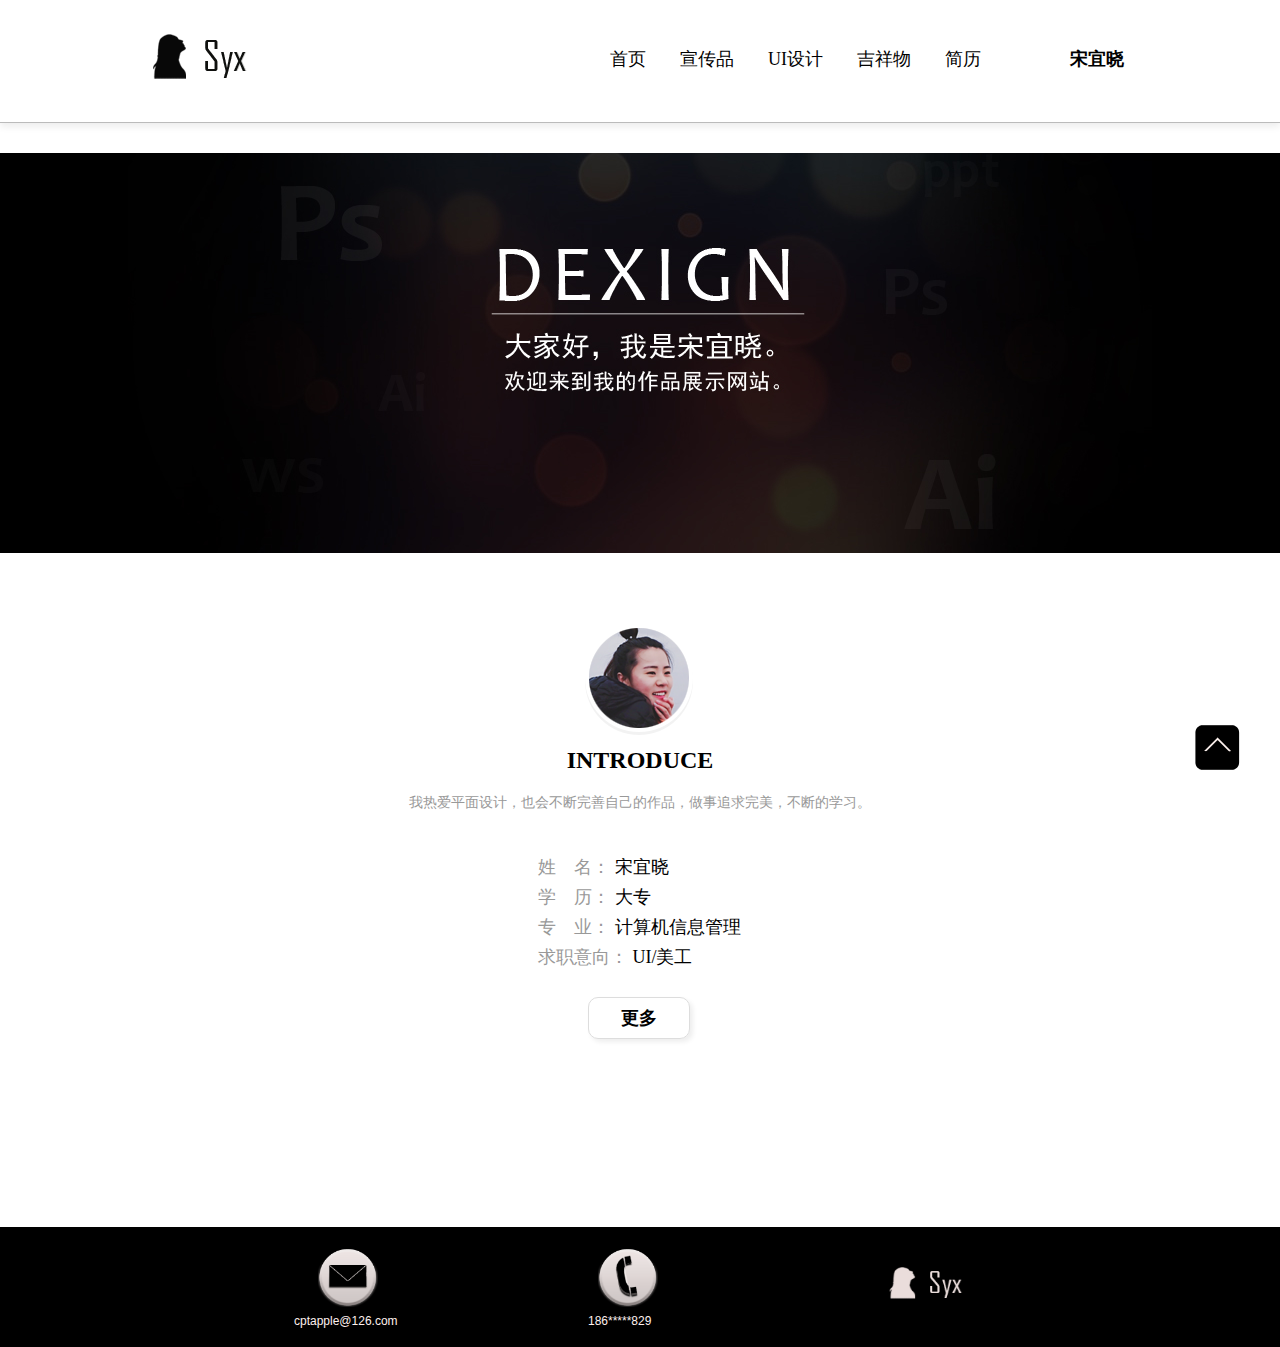
<file: index.html>
<!doctype html>
<html lang="en">
<head>
    <meta charset="UTF-8">
    <meta name="Generator" content="EditPlus®">
    <meta name="Author" content="">
    <meta name="Keywords" content="">
    <meta name="Description" content="">
    <title>works</title>
    <link rel="stylesheet" href="css/works.css" type="text/css">
    <link rel="stylesheet" href="css/topBottom.css" type="text/css">

</head>
<body>
<div id="box">
    <div class="scroll" id="scroll">
        <a href="#" class="backToTop">&nbsp;</a>
    </div>
    <div id="head">
        <div id="head_1">
            <a href="index.html" >
                <div class="logo"></div>
            </a>
            <div class="title">
                <a href="index.html" >首页</a>
                <a href="works1.html">宣传品</a>
                <a href="works2.html">UI设计</a>
                <a href="works3.html">吉祥物</a>
                <a href="cv.html" style="font-family:黑体" target="_blank">简历</a>
            </div>
            <div class="name"><b>宋宜晓</b></div>
        </div>
    </div>
    <div id="content">
        <div id="banner">
            <div class="banner_zi">
                <img src="img/banner1.jpg" >
            </div>
        </div>
        <div id="content_1">
            <div class="con_1"> <img src="img/cv/ren.png" ></div>
            <div class="con_2">
                <h2>INTRODUCE</h2>
                <p class="p1">我热爱平面设计，也会不断完善自己的作品，做事追求完美，不断的学习。</p>
                <p class="p2"><span style="color:#999;">姓&nbsp;&nbsp;&nbsp;&nbsp;名：</span> 宋宜晓<br>
                    <span style="color:#999;">学&nbsp;&nbsp;&nbsp;&nbsp;历：</span> 大专<br>
                    <span style="color:#999;">专&nbsp;&nbsp;&nbsp;&nbsp;业：</span> 计算机信息管理<br>
                    <span style="color:#999;">求职意向：</span> UI/美工<br>
                    <a class="gengduo" href="cv.html"><b>更多</b></a>
                </p>

            </div>
        </div>
    </div>
    <div id="kong"> </div>
    <div id="footer">
        <div id="footer_con">
            <div class="tb1">
                <img src="img/tb2.png" >
                <p>cptapple@126.com</p>
            </div>
            <div class="tb2">
                <img src="img/tb1.png">
                <p>186*****829</p>
            </div>
            <div class="tb3">
                <a href="index.html">
                    <img src="img/logo-.png" >
                </a>
            </div>
        </div>
    </div>
</div>
</body>
</html>
</file>
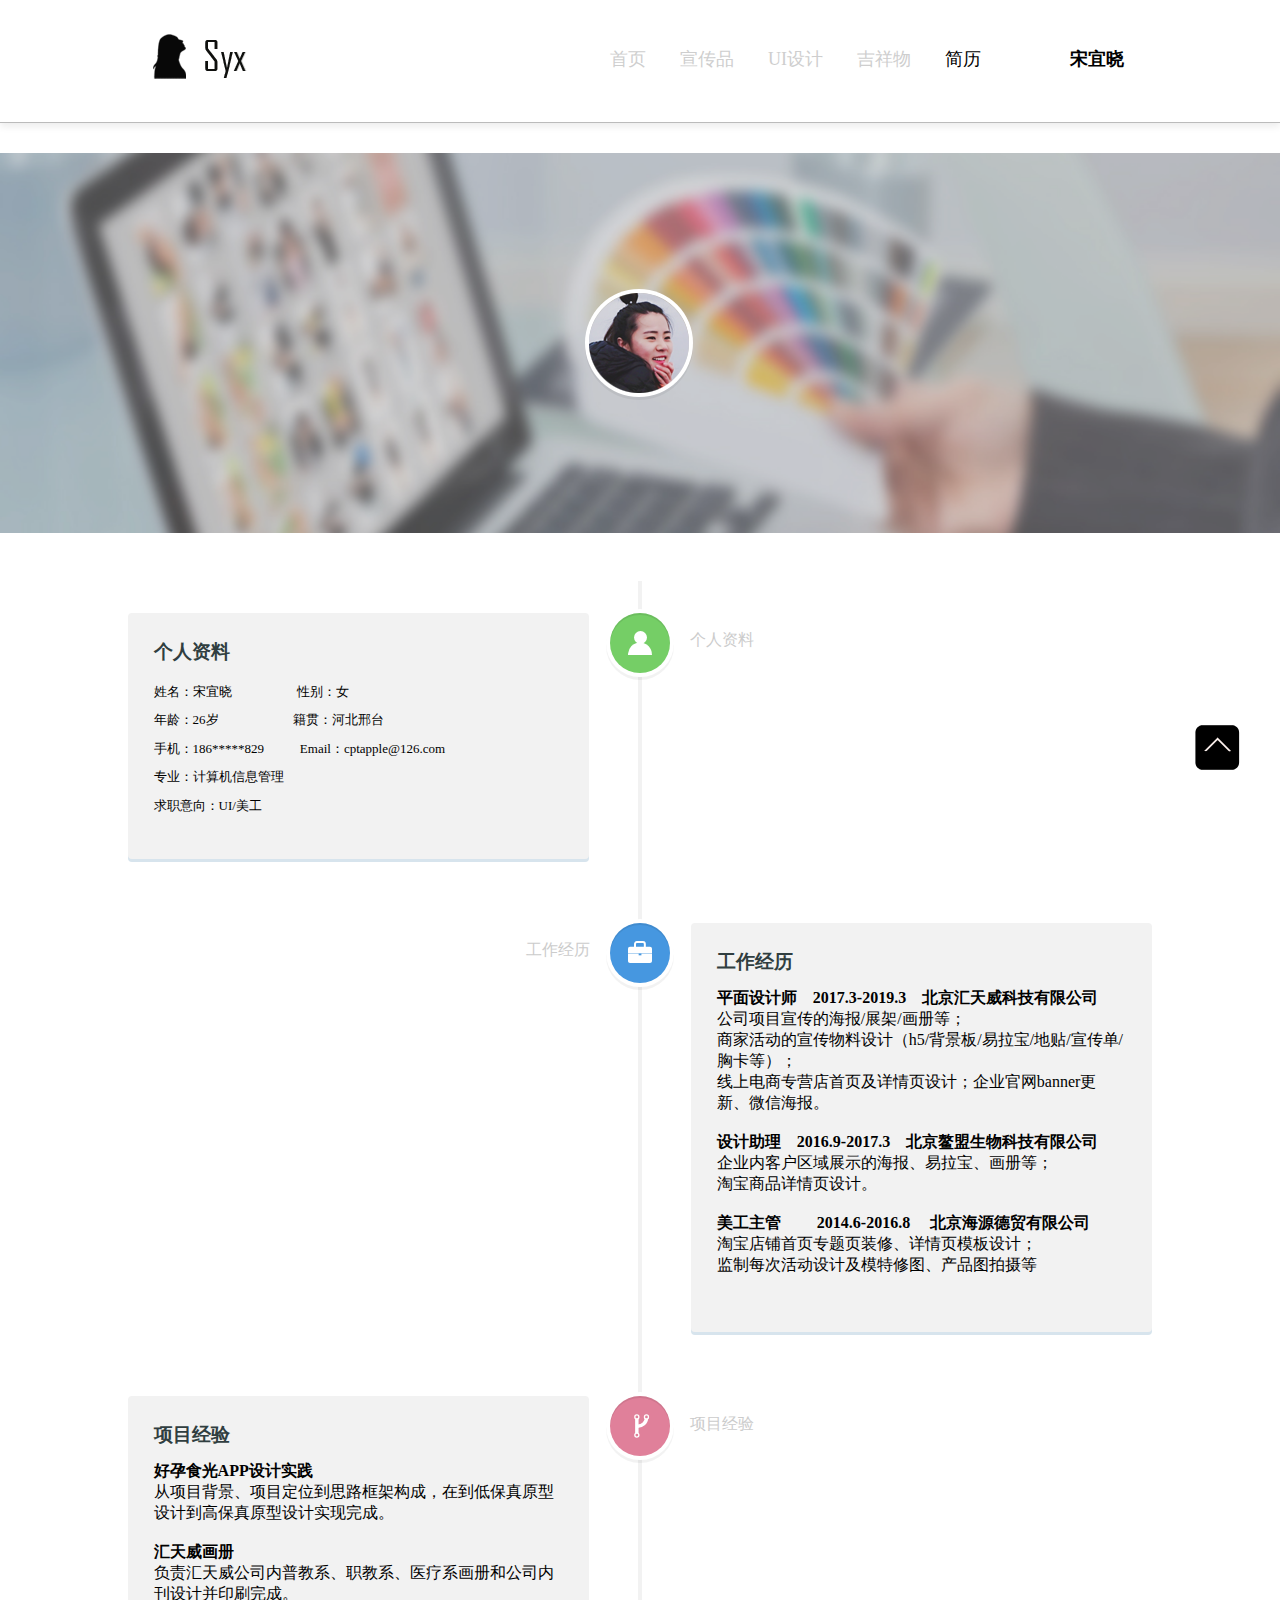
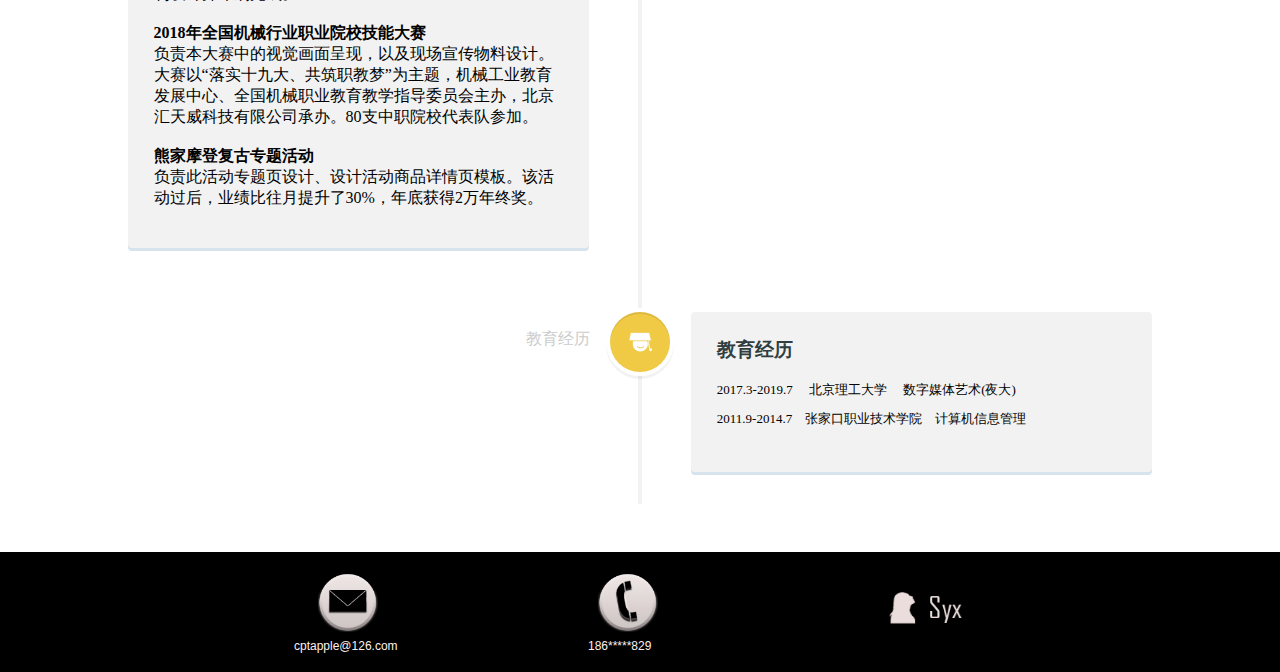
<file: cv.html>
<!DOCTYPE html>
<html lang="en">
<head>
    <meta charset="UTF-8">
    <title>我的简历</title>
    <link rel="stylesheet" href="css/topBottom.css" type="text/css">
    <link rel="stylesheet" href="css/cv.css" type="text/css">
</head>
<body>
<div id="box">
    <div class="scroll" id="scroll">
        <a href="#" class="backToTop">&nbsp;</a>
    </div>
    <div id="head">
        <div id="head_1">
            <a href="index.html" >
                <div class="logo"></div>
            </a>
            <div class="title">
                <a href="index.html"  style="color:#cecece;">首页</a>
                <a href="works1.html" style="color:#cecece;">宣传品</a>
                <a href="works2.html" style="color:#cecece;">UI设计</a>
                <a href="works3.html" style="color:#cecece;">吉祥物</a>
                <a href="cv.html" style="font-family:黑体;">简历</a>
            </div>
            <div class="name"><b>宋宜晓</b></div>
        </div>
    </div>
    <div id="content_cv">
        <div class="con_1">
            <div class="con_11"><img src="img/cv/ren.png" > </div>
        </div>
        <section id="cd-timeline" class="cd-container">
            <div class="cd-timeline-block">
                <div class="cd-timeline-img cd-picture">
                    <img src="img/cv/cd-icon-picture.svg" alt="Picture" >
                </div>
                <div class="cd-timeline-content">
                    <h3>个人资料</h3>
                    <p> 姓名：宋宜晓&nbsp;&nbsp;&nbsp;&nbsp;&nbsp;&nbsp;&nbsp;&nbsp;&nbsp;&nbsp;&nbsp;&nbsp;&nbsp;&nbsp;&nbsp; &nbsp;&nbsp;&nbsp;&nbsp;性别：女<br>
                        年龄：26岁&nbsp;&nbsp;&nbsp;&nbsp;&nbsp;&nbsp;&nbsp;&nbsp;&nbsp;&nbsp;&nbsp;&nbsp;&nbsp;&nbsp;&nbsp;&nbsp;&nbsp;&nbsp;&nbsp;&nbsp;&nbsp;&nbsp;  籍贯：河北邢台<br>
                        手机：186*****829&nbsp;&nbsp;&nbsp;&nbsp;&nbsp;&nbsp;&nbsp;&nbsp;&nbsp;&nbsp; Email：cptapple@126.com<br>
                        专业：计算机信息管理<br>
                        求职意向：UI/美工
                    </p>
                    <span class="cd-date">个人资料</span>
                </div>
            </div>
            <div class="cd-timeline-block">
                <div class="cd-timeline-img cd-movie">
                    <img src="img/cv/cd-icon-movie.svg" alt="Movie">
                </div>
                <div class="cd-timeline-content">
                    <h3>工作经历</h3>
                    <p>
                    <h4>平面设计师&nbsp;&nbsp;&nbsp;&nbsp;2017.3-2019.3&nbsp;&nbsp;&nbsp;&nbsp;北京汇天威科技有限公司</h4>
                    公司项目宣传的海报/展架/画册等；<br>
                    商家活动的宣传物料设计（h5/背景板/易拉宝/地贴/宣传单/胸卡等）；<br>
                    线上电商专营店首页及详情页设计；企业官网banner更新、微信海报。<br><br>
                    <h4>设计助理&nbsp;&nbsp;&nbsp;&nbsp;2016.9-2017.3&nbsp;&nbsp;&nbsp;&nbsp;北京鳌盟生物科技有限公司</h4>
                    企业内客户区域展示的海报、易拉宝、画册等；<br>
                    淘宝商品详情页设计。<br><br>
                    <h4>美工主管&nbsp;&nbsp;&nbsp;&nbsp;&nbsp;&nbsp;&nbsp;&nbsp;&nbsp;2014.6-2016.8&nbsp;&nbsp;&nbsp;&nbsp;&nbsp;北京海源德贸有限公司</h4>
                    淘宝店铺首页专题页装修、详情页模板设计；<br>
                    监制每次活动设计及模特修图、产品图拍摄等<br><br>
                    </p>
                    <span class="cd-date">工作经历</span>
                </div>
            </div>
            <div class="cd-timeline-block">
                <div class="cd-timeline-img cd-location">
                    <img src="img/cv/cd-icon-location.svg" alt="Picture">
                </div>
                <div class="cd-timeline-content">
                    <h3>项目经验</h3>
                    <p>
                        <h4>好孕食光APP设计实践</h4>
                        从项目背景、项目定位到思路框架构成，在到低保真原型设计到高保真原型设计实现完成。<br><br>
                        <h4>汇天威画册</h4>
                        负责汇天威公司内普教系、职教系、医疗系画册和公司内刊设计并印刷完成。<br><br>
                        <h4>2018年全国机械行业职业院校技能大赛</h4>
                        负责本大赛中的视觉画面呈现，以及现场宣传物料设计。<br>
                        大赛以“落实十九大、共筑职教梦”为主题，机械工业教育发展中心、全国机械职业教育教学指导委员会主办，北京汇天威科技有限公司承办。80支中职院校代表队参加。<br><br>
                        <h4>熊家摩登复古专题活动</h4>
                        负责此活动专题页设计、设计活动商品详情页模板。该活动过后，业绩比往月提升了30%，年底获得2万年终奖。<br>
                    </p>
                    <span class="cd-date">项目经验</span>
                </div>
            </div>
            <div class="cd-timeline-block">
                <div class="cd-timeline-img cd-school">
                    <img src="img/cv/cd-icon-school.svg" alt="Movie">
                </div>
                <div class="cd-timeline-content">
                    <h3>教育经历</h3>
                    <p>
                        2017.3-2019.7&nbsp;&nbsp;&nbsp;&nbsp;&nbsp;北京理工大学&nbsp;&nbsp;&nbsp;&nbsp;&nbsp;数字媒体艺术(夜大)<br>
                        2011.9-2014.7&nbsp;&nbsp;&nbsp;&nbsp;张家口职业技术学院&nbsp;&nbsp;&nbsp;&nbsp;计算机信息管理

                    </p>
                    <span class="cd-date">教育经历</span>
                </div>
            </div>
        </section>

    </div>
    <div id="kong"> </div>
    <div id="footer">
        <div id="footer_con">
            <div class="tb1">
                <img src="img/tb2.png" >
                <p>cptapple@126.com</p>
            </div>
            <div class="tb2">
                <img src="img/tb1.png">
                <p>186*****829</p>
            </div>
            <div class="tb3">
                <a href="index.html">
                    <img src="img/logo-.png" >
                </a>
            </div>
        </div>
    </div>
</div>

</body>
</html>
</file>
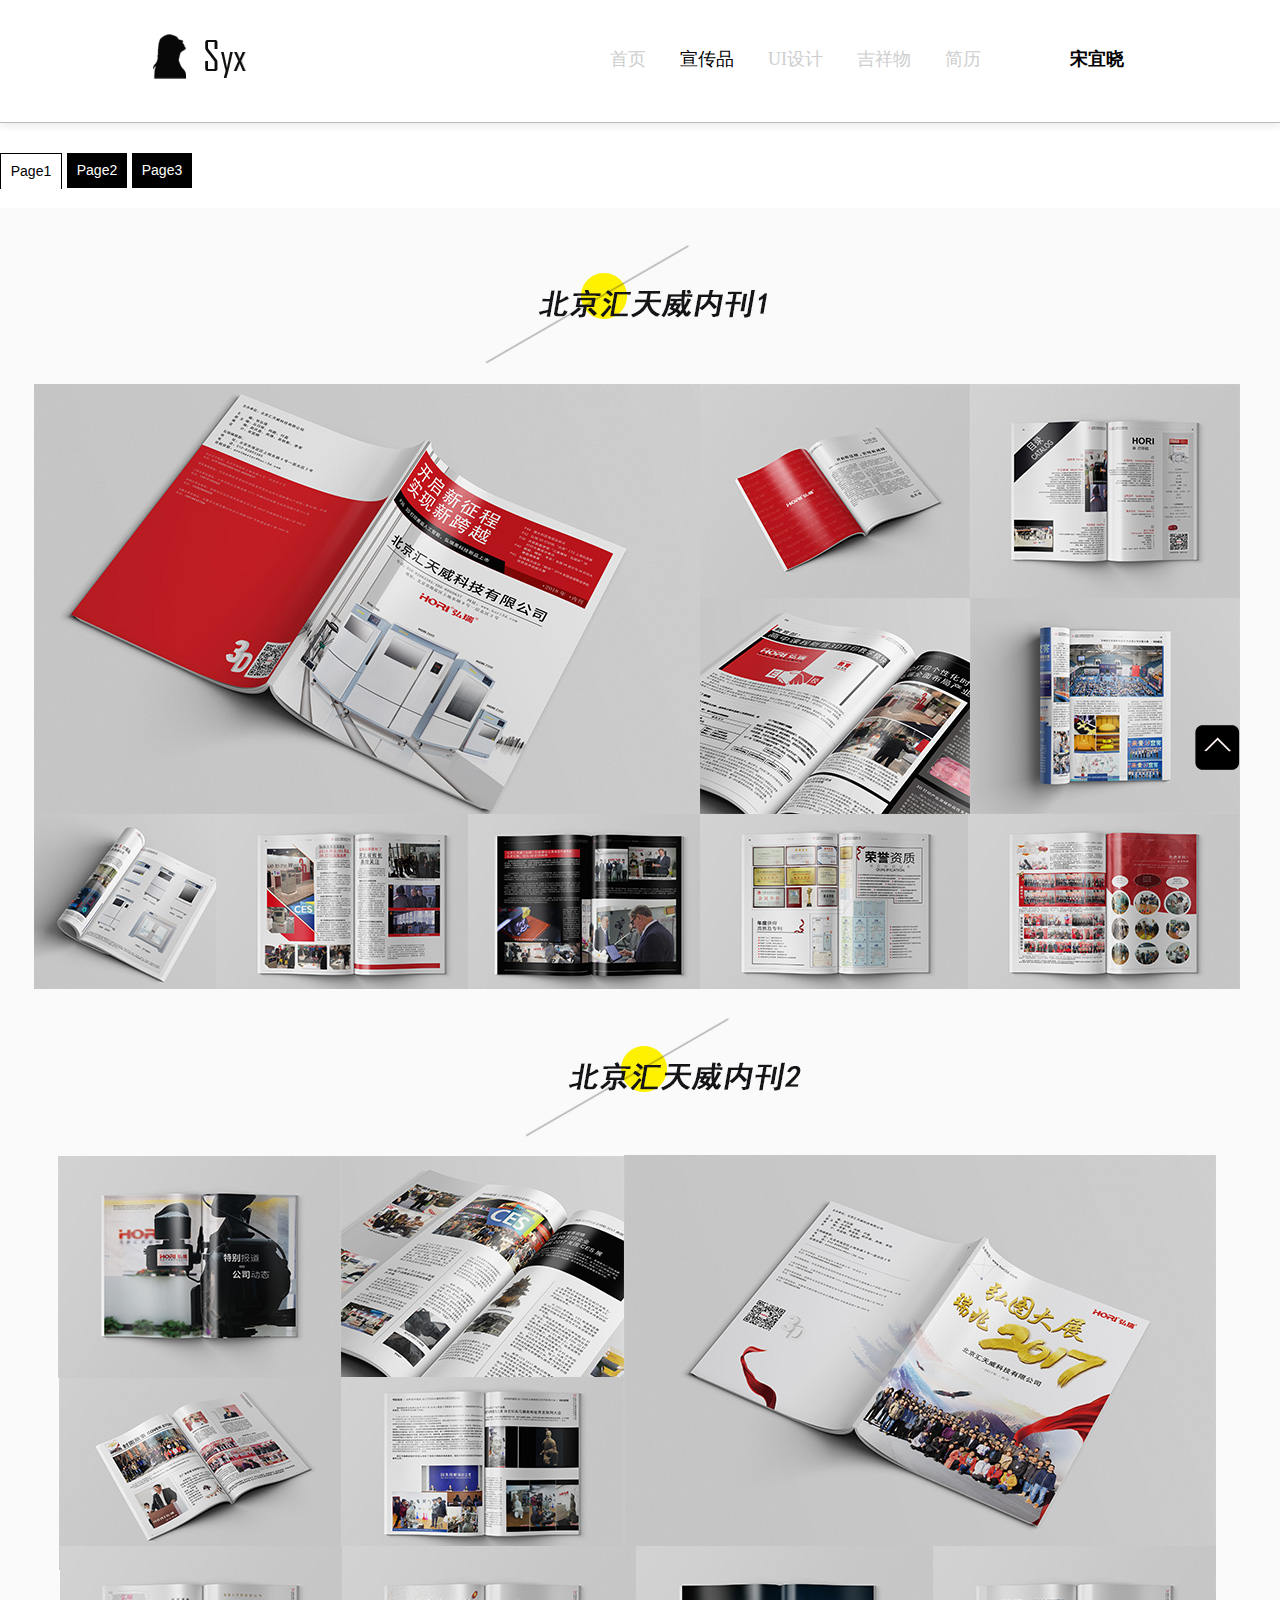
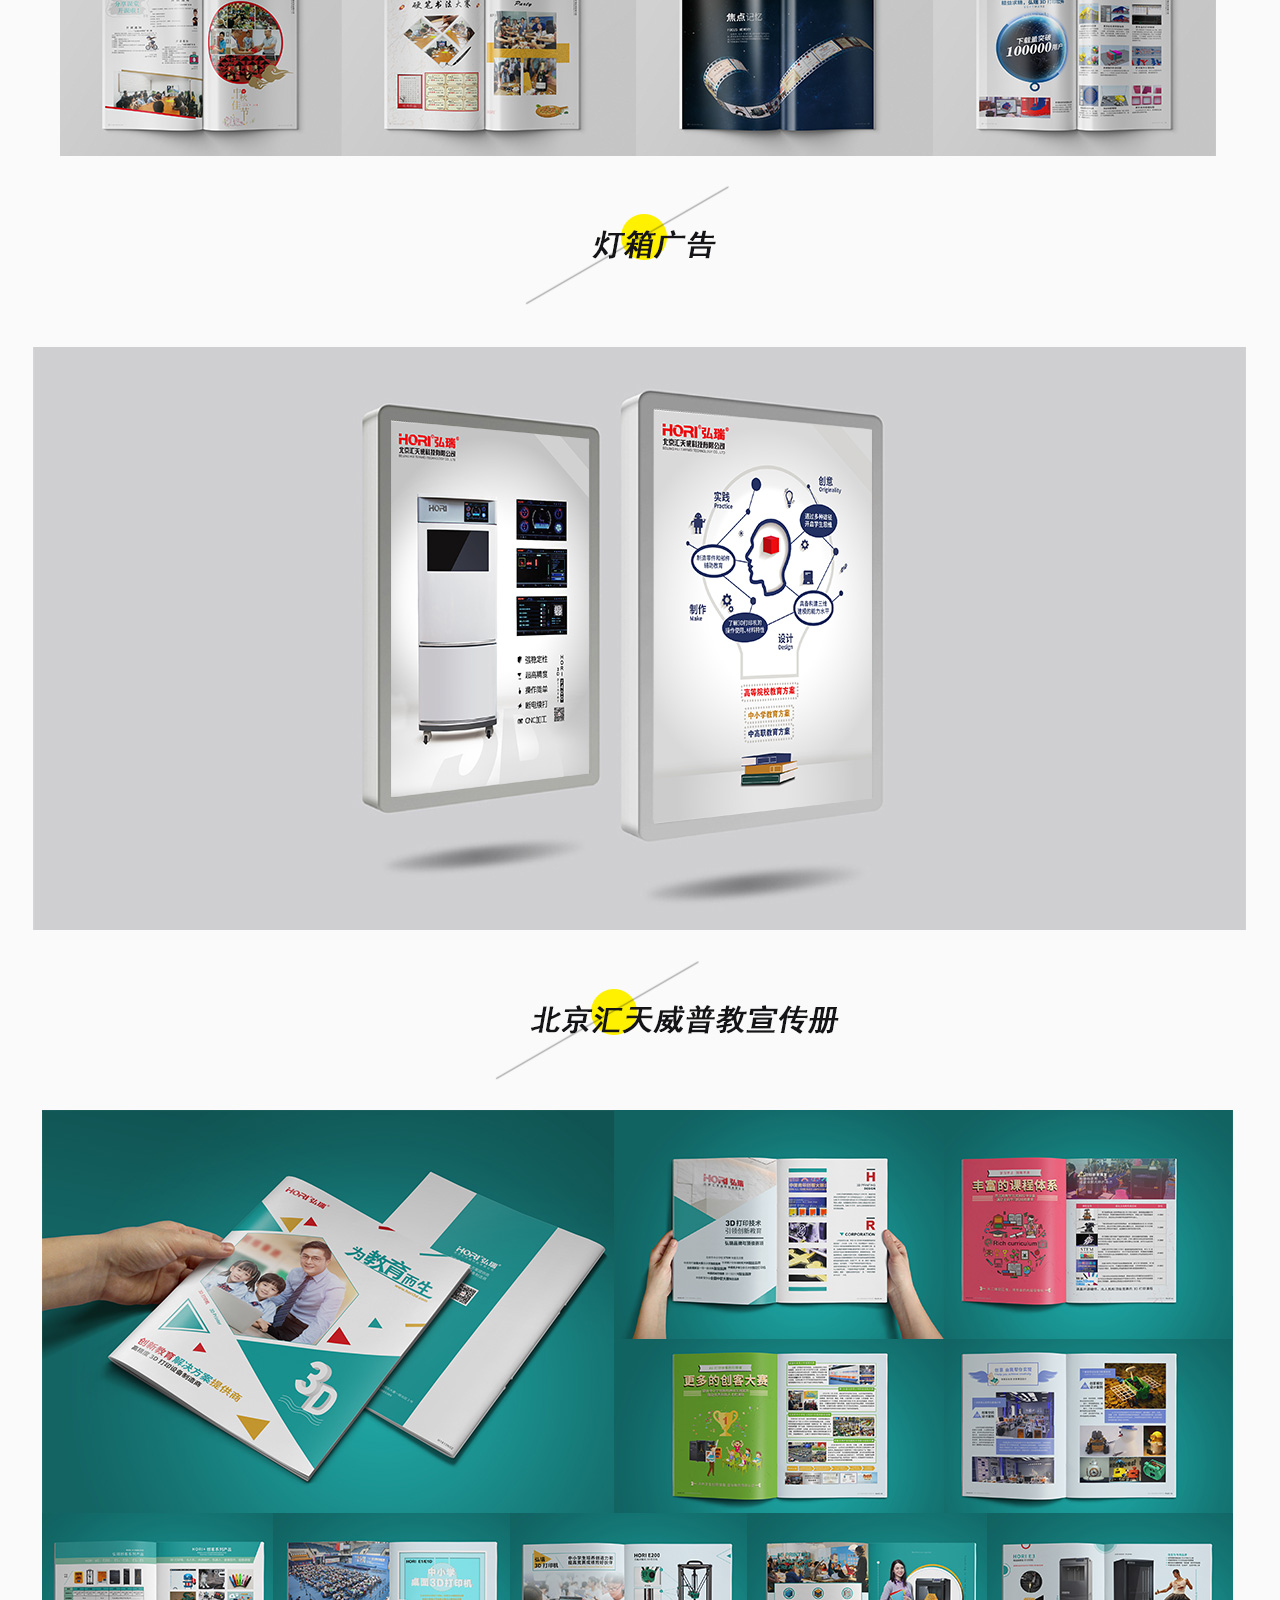
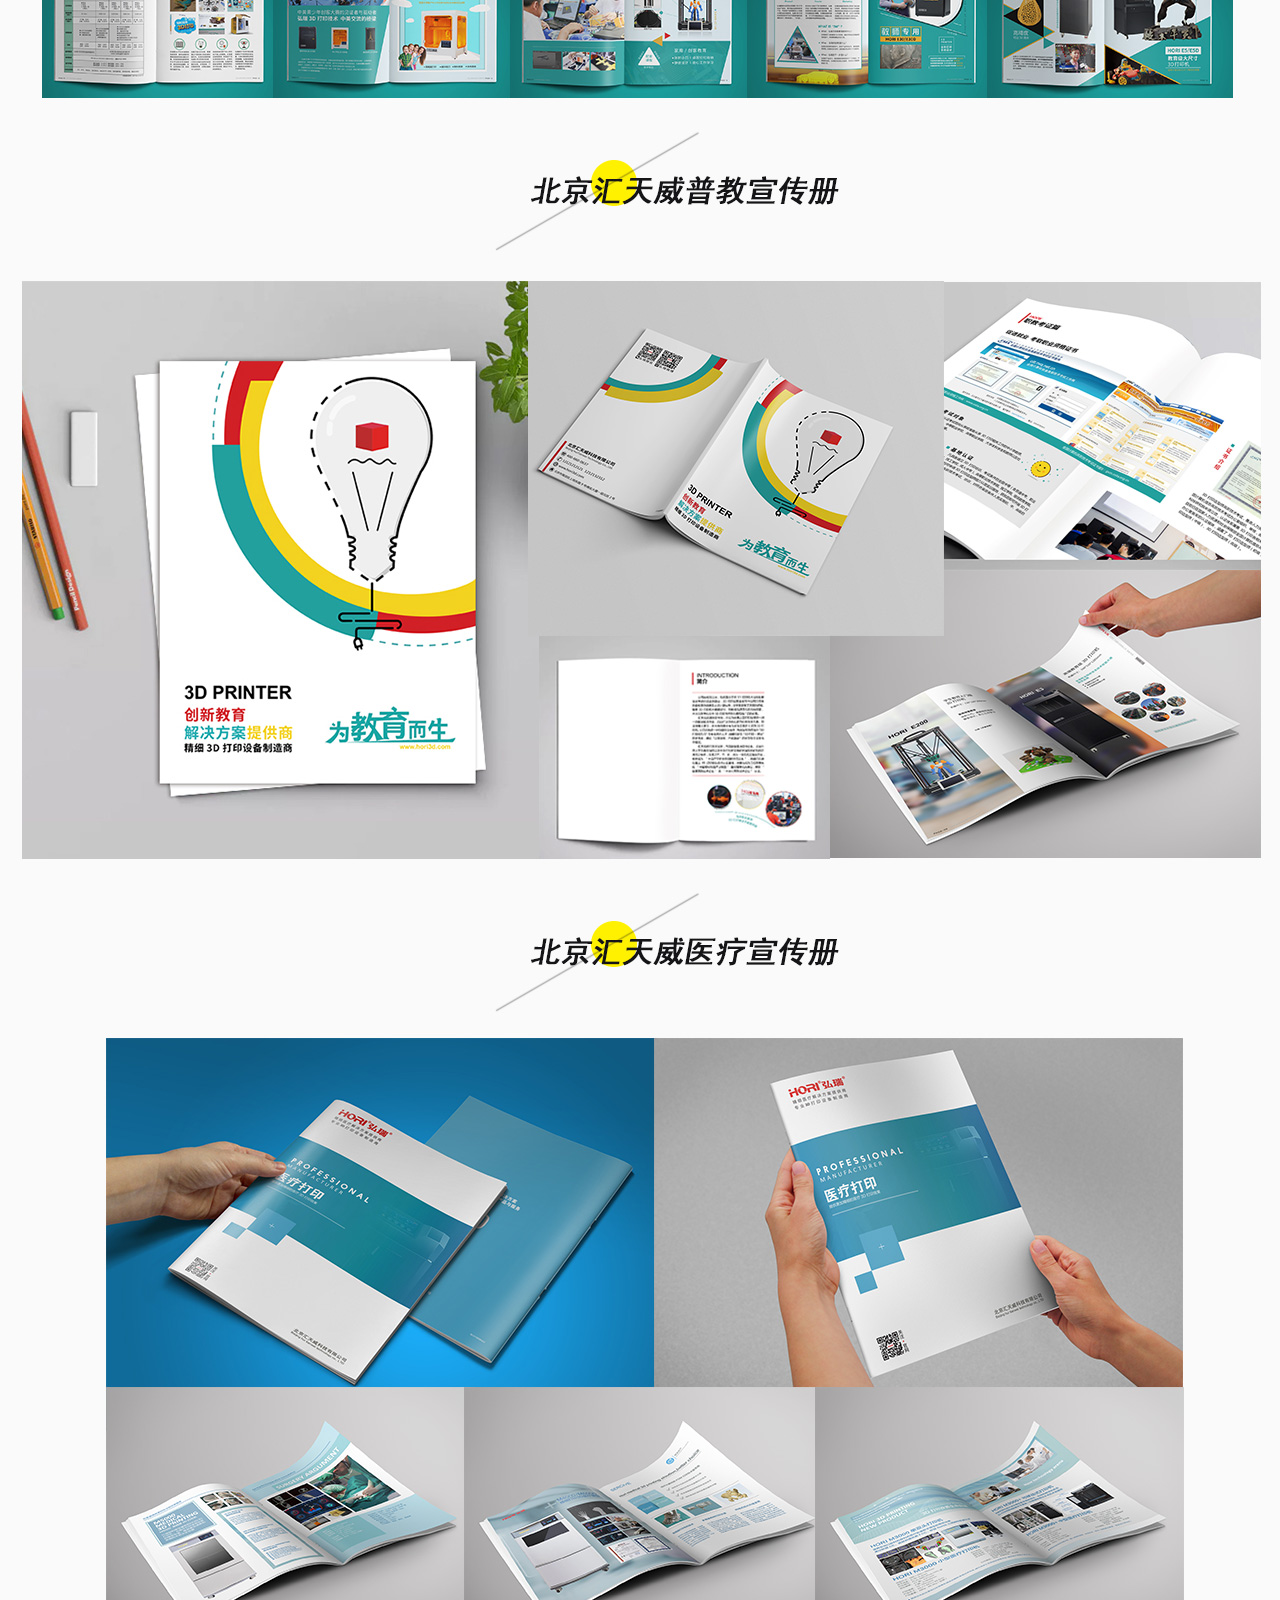
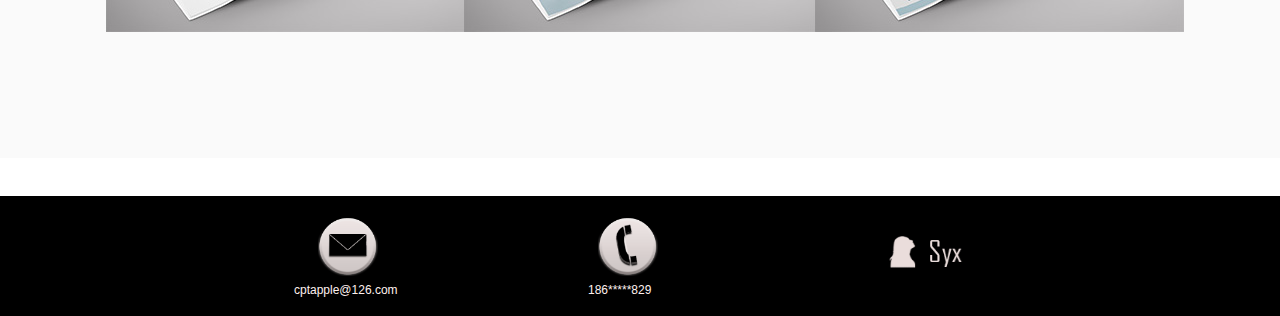
<file: works1.html>
<!DOCTYPE html PUBLIC "-//W3C//DTD XHTML 1.0 Transitional//EN" "http://www.w3.org/TR/xhtml1/DTD/xhtml1-transitional.dtd">
<html xmlns="http://www.w3.org/1999/xhtml">
<head>
<meta http-equiv="Content-Type" content="text/html; charset=utf-8" />
<title>2016.10-2017.3</title>
    <link type="text/css" rel="stylesheet" href="css/topBottom.css"></link>
    <link rel="stylesheet" href="css/w1banner.css" type="text/css">
</head>

<body>
<div id="box">
    <div class="scroll" id="scroll">
        <a href="#" class="backToTop">&nbsp;</a>
    </div>
		<div id="head">
            <div id="head_1">
                <a href="index.html"><div class="logo"></div></a>
                <div class="title">
                    <a href="index.html"  style="color:#cecece;">首页</a>
                    <a href="works1.html" >宣传品</a>
                    <a href="works2.html" style="color:#cecece;">UI设计</a>
                    <a href="works3.html"style="color:#cecece;">吉祥物</a>
                    <a href="cv.html" target="_blank" style="font-family:黑体;color:#cecece;">简历</a>
                </div>
                <div class="name"><b>宋宜晓</b></div>
            </div>
		</div>
        <div id="content">
            <script type="text/javascript" src="js/page.js"></script>
            <ul class="content_1top" >
                <li id="page1" onclick="myclick(1)" onclick="javascript:scroll(0,0)" style="cursor:pointer;background:#fff;border:1px solid #000;border-bottom:#fff;color:#000;">Page1</li>
                <li id="page2" onclick="myclick(2)" onclick="javascript:scroll(0,0)" style="cursor:pointer;">Page2</li>
                <li id="page3" onclick="myclick(3)" onclick="javascript:scroll(0,0)" style="cursor:pointer;">Page3</li>
            </ul>
            <div id="content_1">
                <div class="page1_1" id="tab1_content">
                    <img src="img/works1/ad2.jpg"/>
                </div>
                <div class="page1_1 hi" id="tab2_content">
                    <img src="img/works1/ad1.jpg" />

                </div>
                <div class="page1_1 hi" id="tab3_content">
                    <img src="img/works1/ad3.jpg" />

            </div>

        </div>

</div>
    <div id="kong"> </div>
    <div id="footer">
        <div id="footer_con">
            <div class="tb1">
                <img src="img/tb2.png" >
                <p>cptapple@126.com</p>
            </div>
            <div class="tb2">
                <img src="img/tb1.png">
                <p>186*****829</p>
            </div>
            <div class="tb3">
                <a href="index.html">
                    <img src="img/logo-.png">
                </a>
            </div>
        </div>
    </div>
</div>
</body>
</html>
</file>
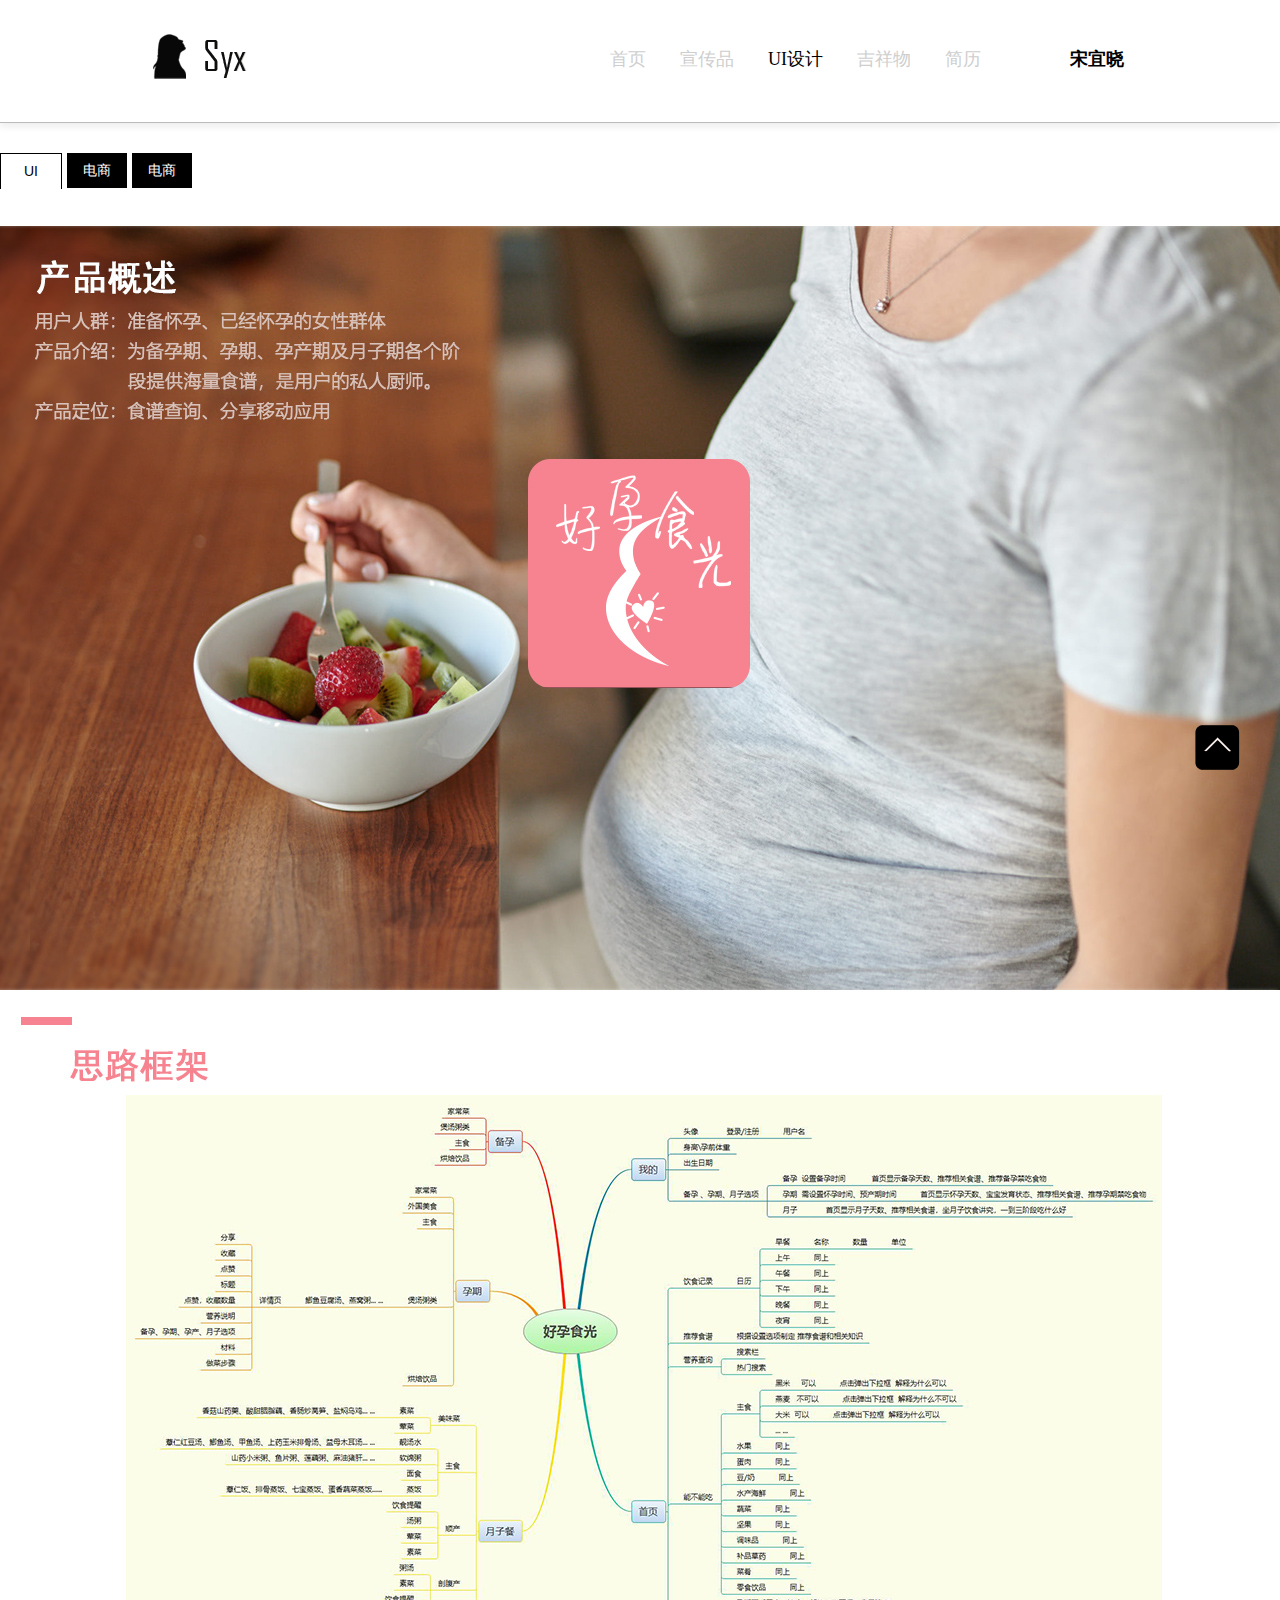
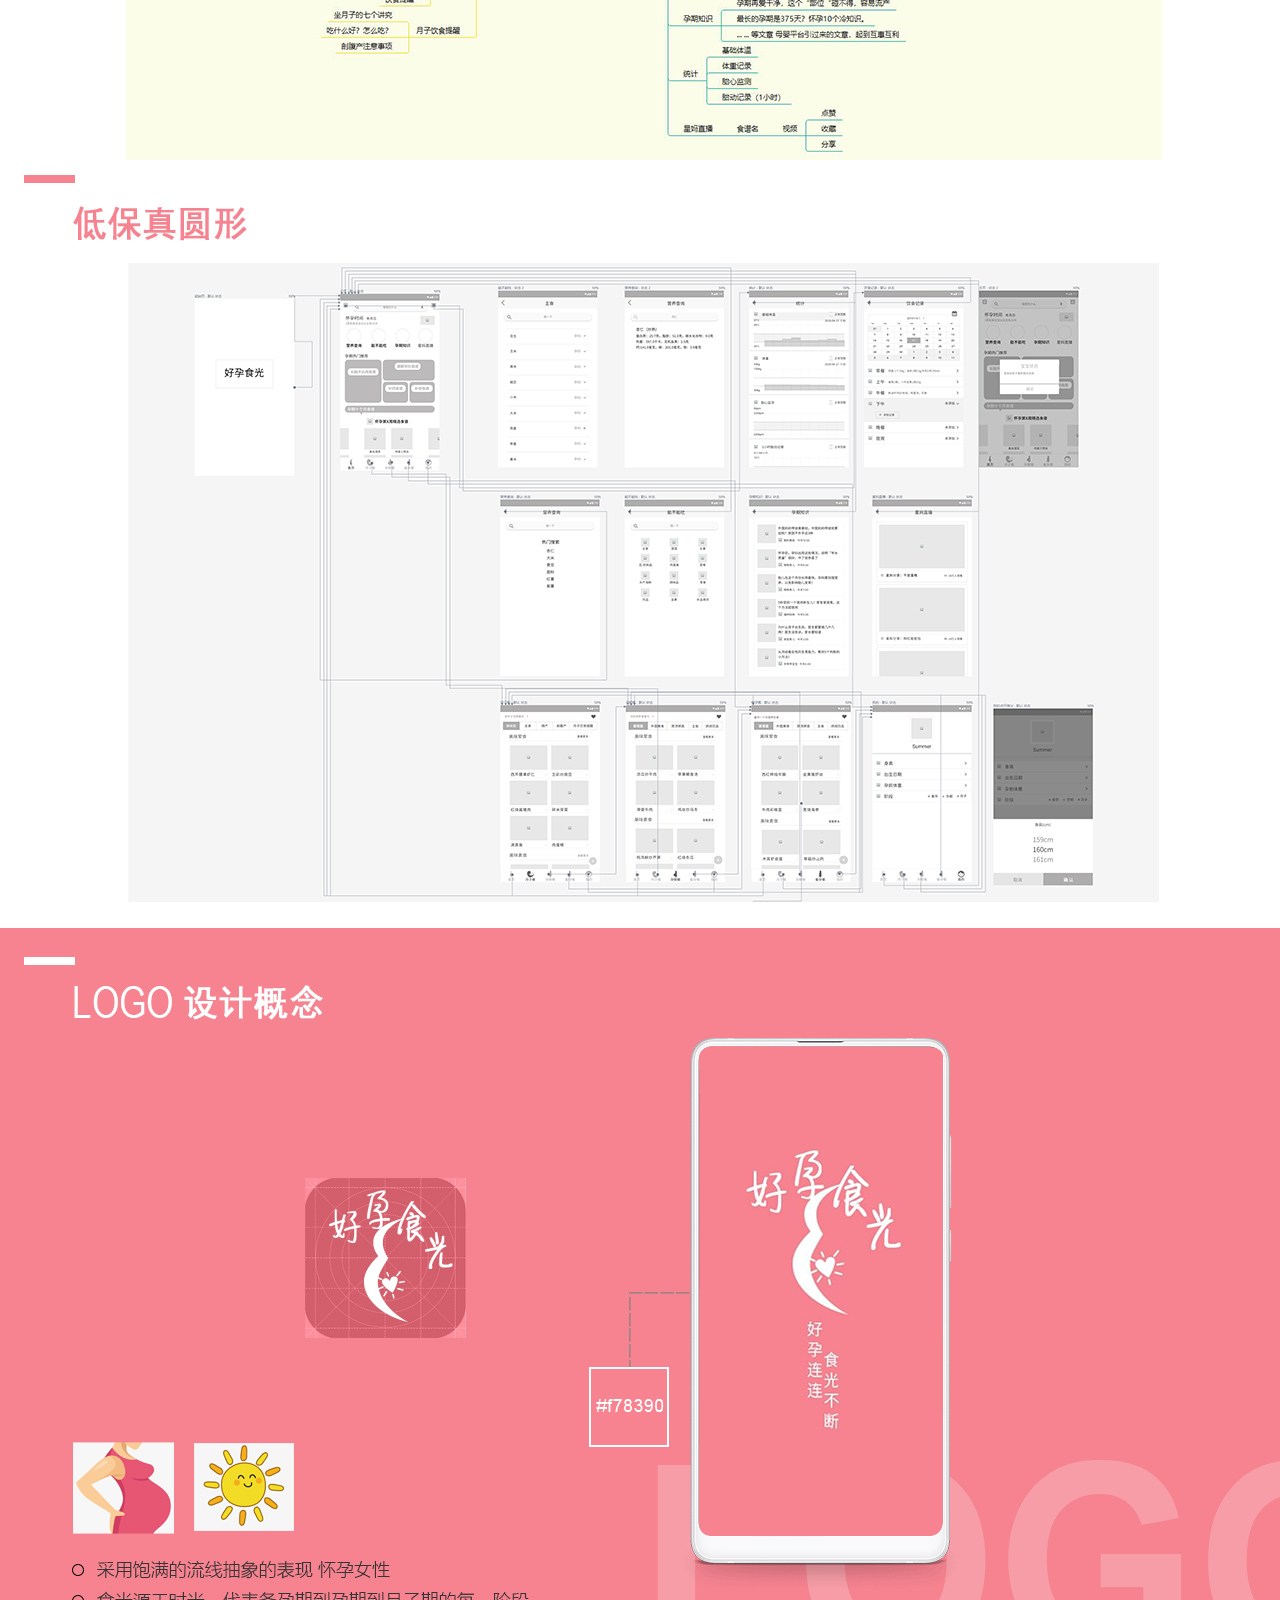
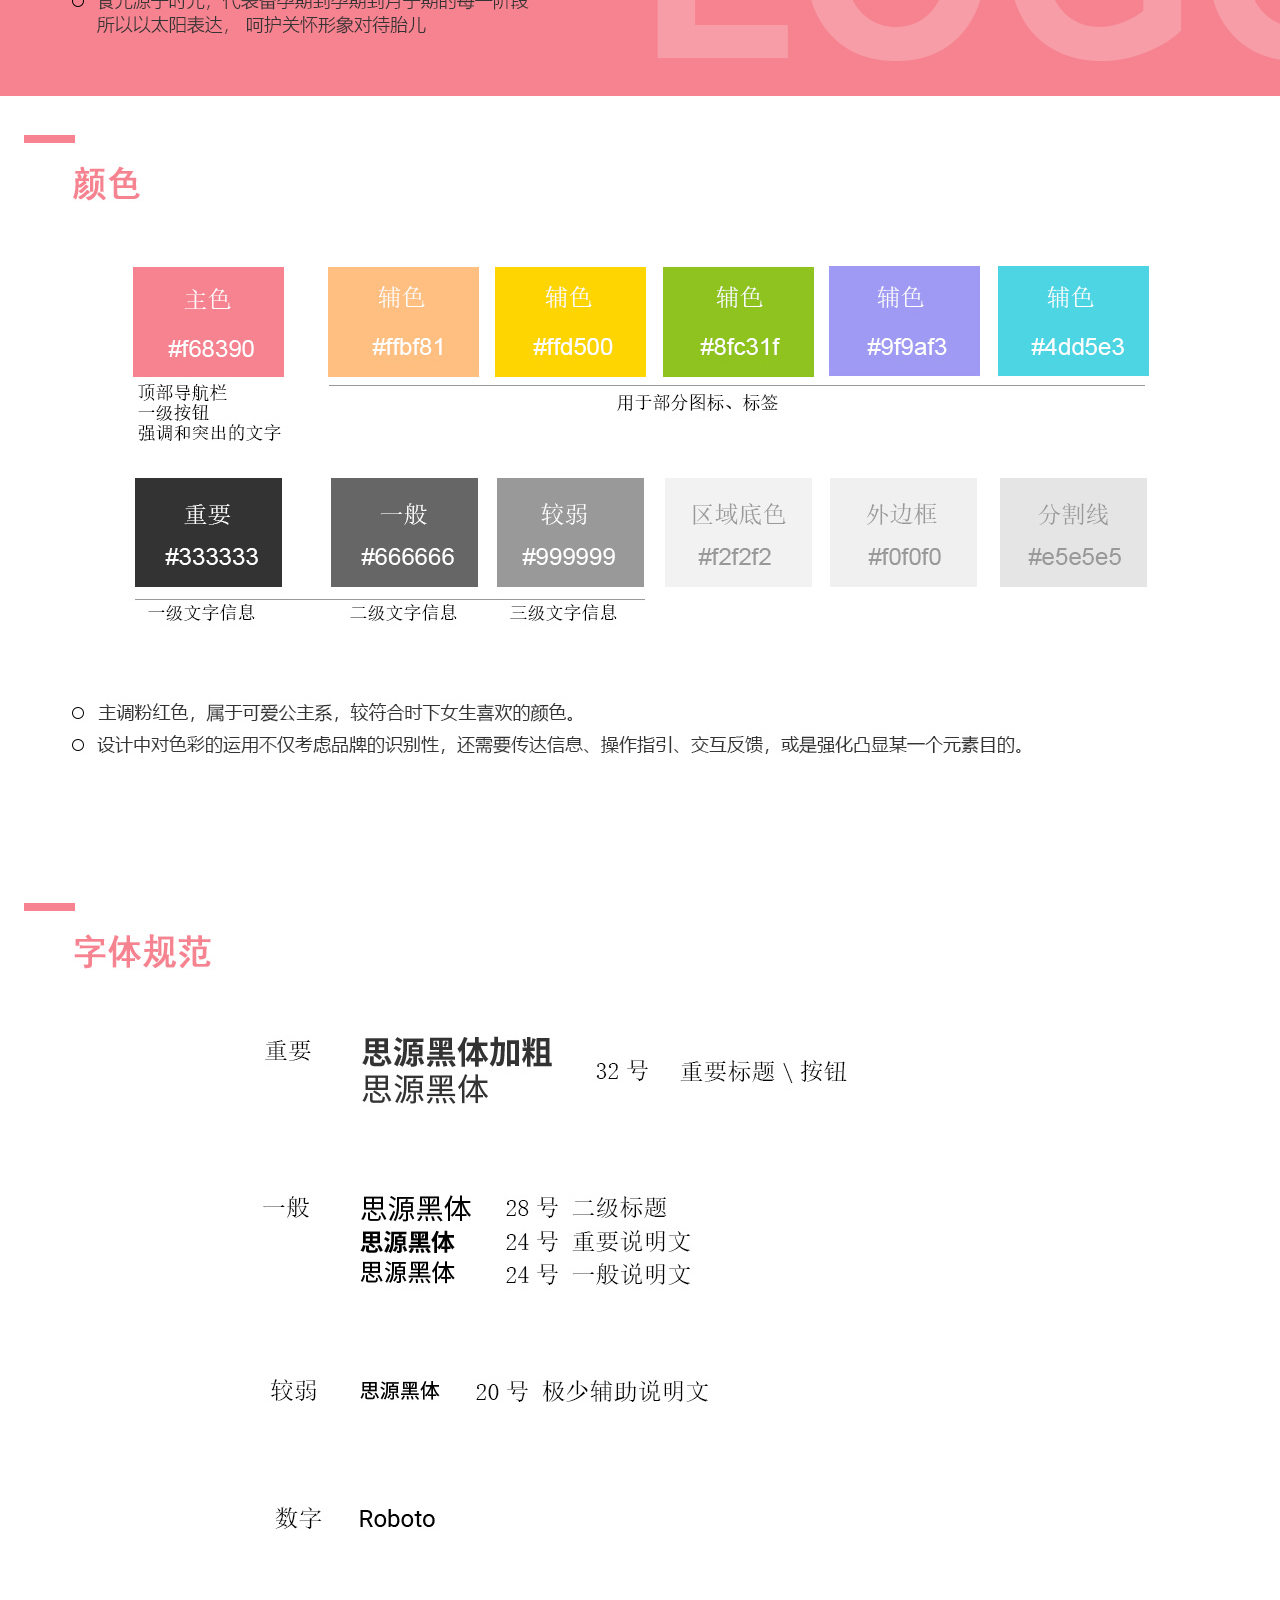
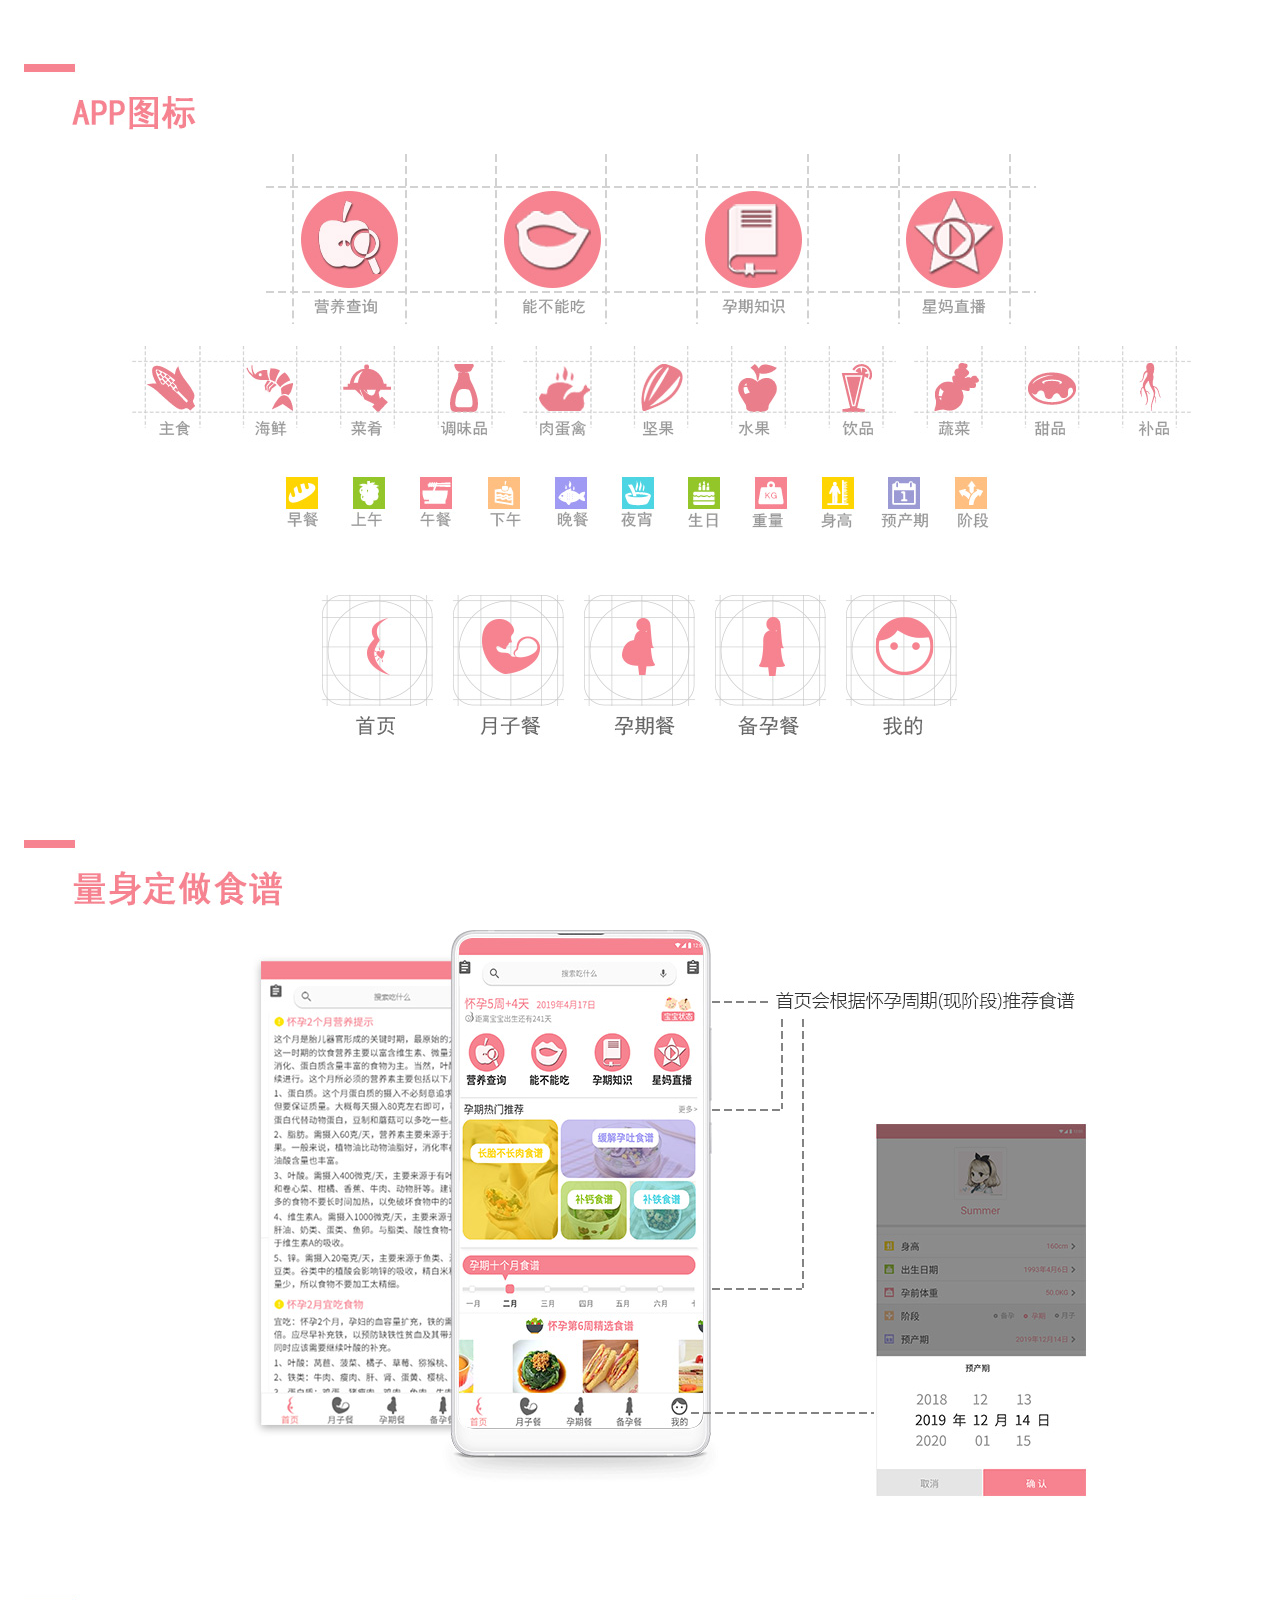
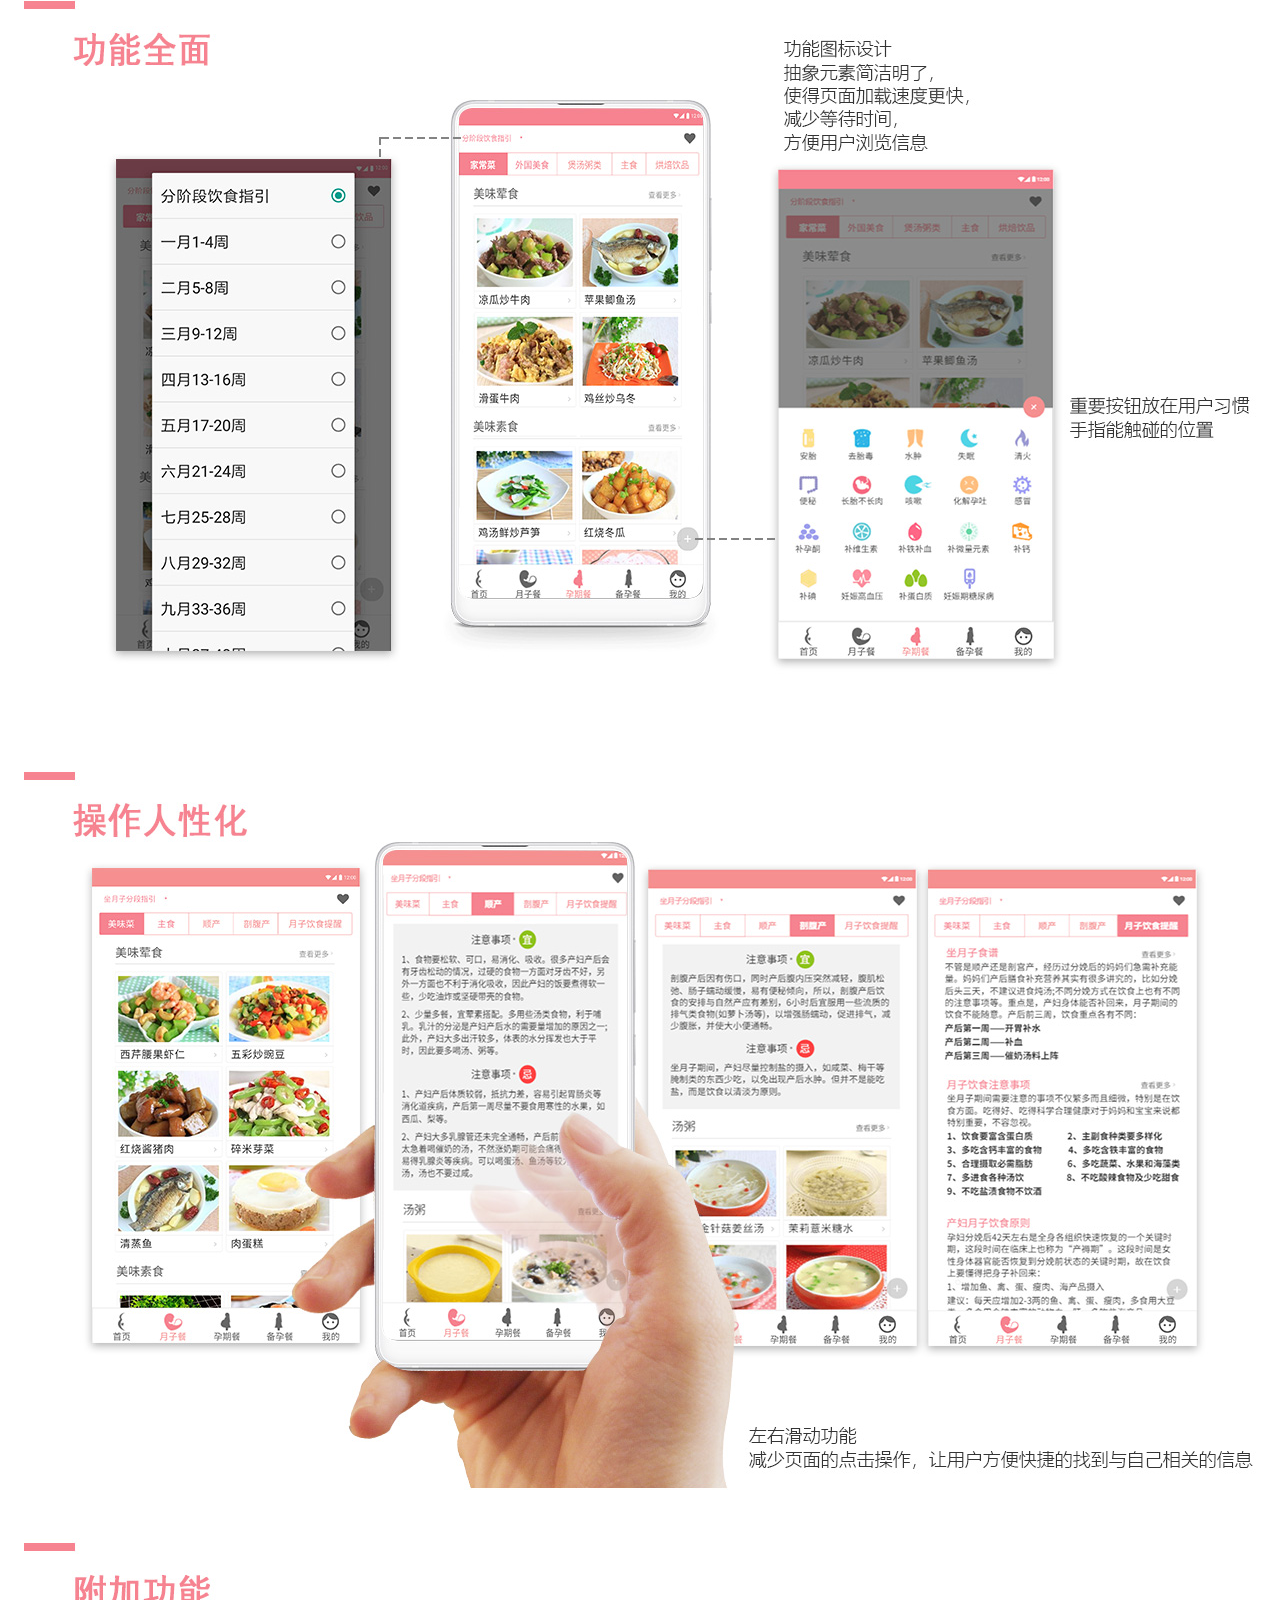
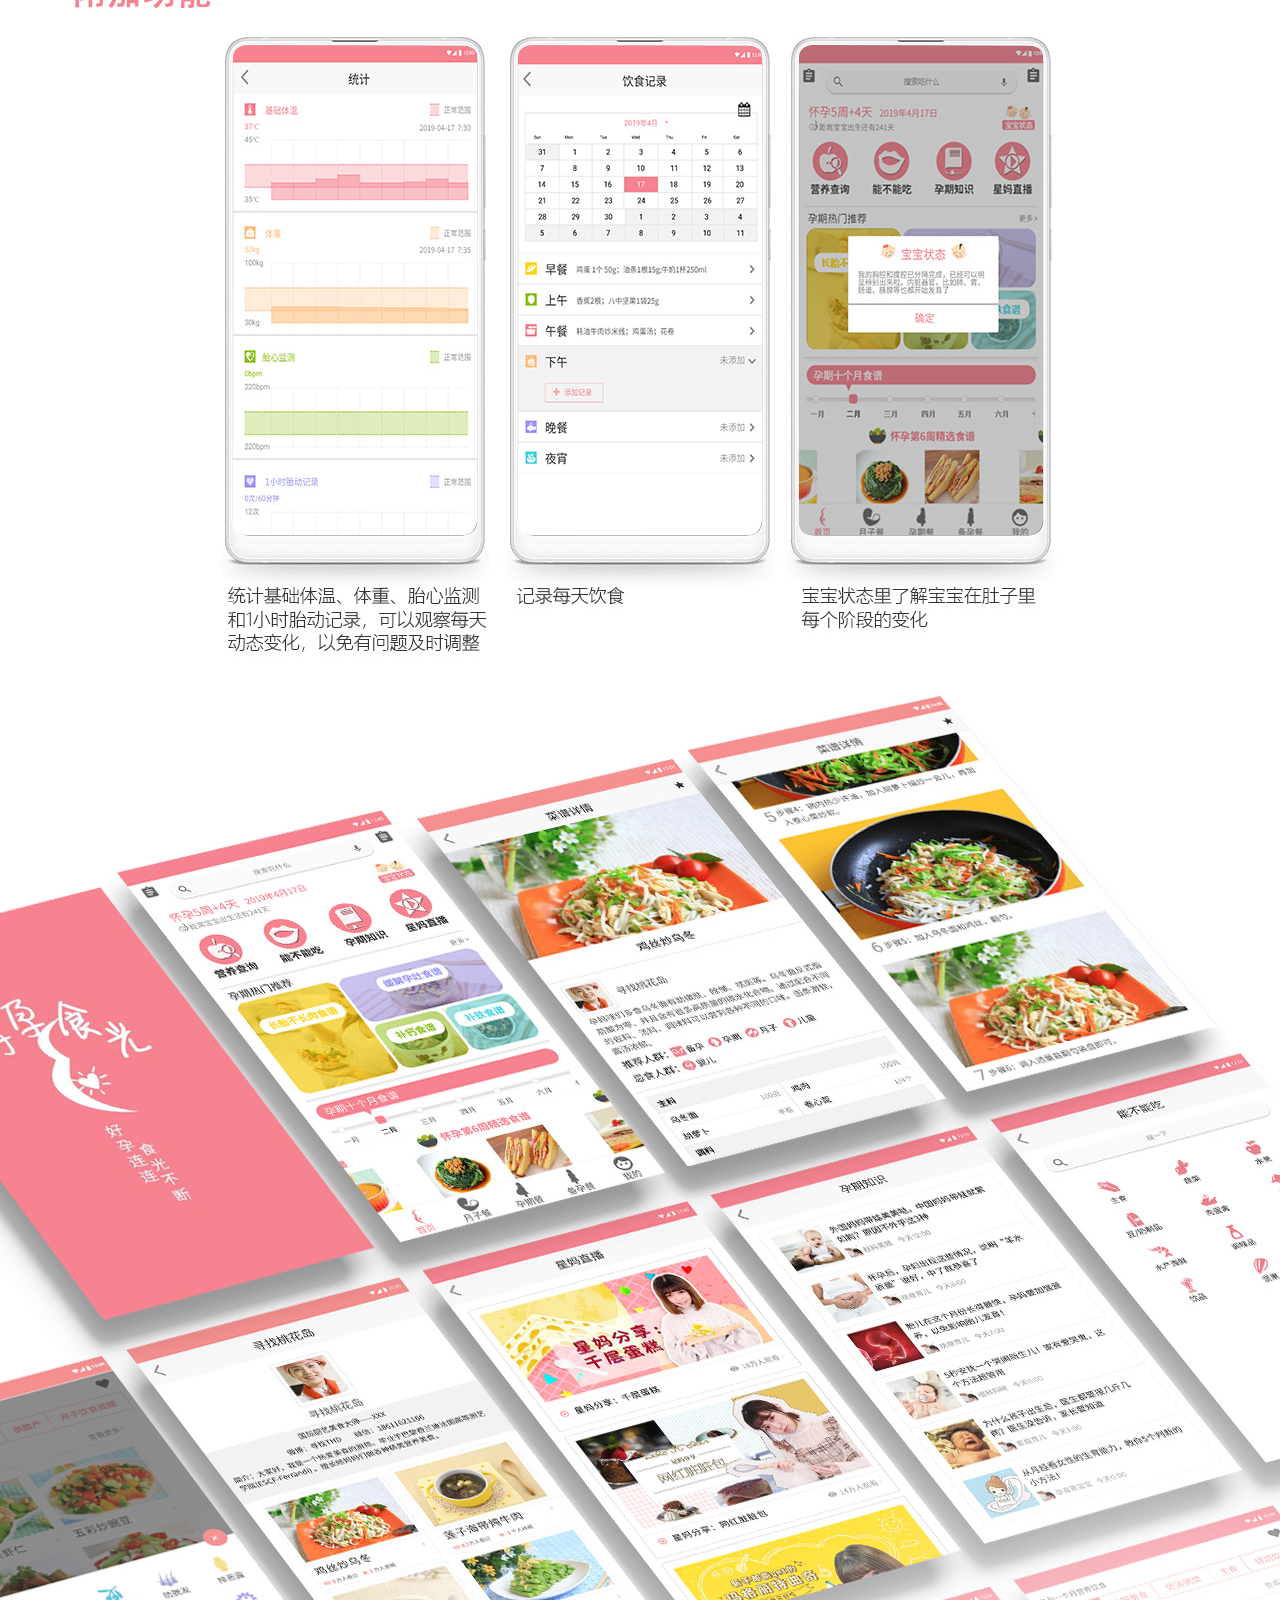
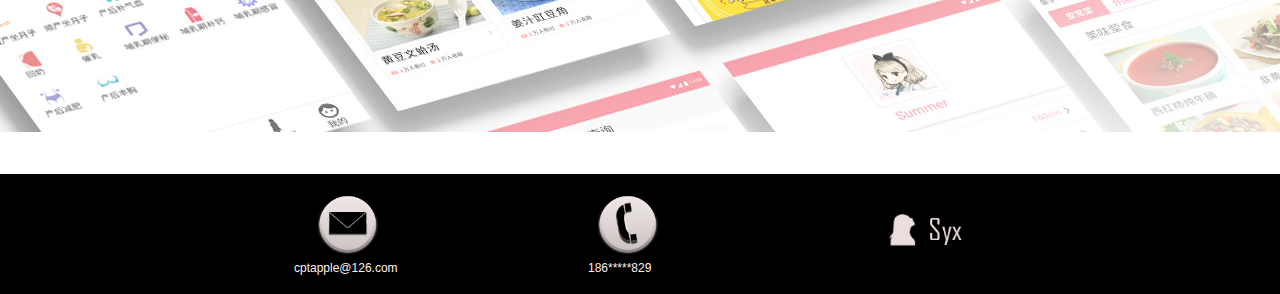
<file: works2.html>
<!DOCTYPE html>
<html lang="en">
<head>
    <meta charset="UTF-8">
    <title>works2</title>
    <link type="text/css" rel="stylesheet" href="css/topBottom.css"></link>
    <link rel="stylesheet" href="css/w1banner.css" type="text/css">
</head>
<body>
<div id="box" style="clear: both;">
    <div class="scroll" id="scroll">
        <a href="#" class="backToTop">&nbsp;</a>
    </div>
    <div id="head">
        <div id="head_1">
            <a href="index.html" >
                <div class="logo"></div>
            </a>
            <div class="title">
                <a href="index.html"  style="color:#cecece;">首页</a>
                <a href="works1.html"  style="color:#cecece;">宣传品</a>
                <a href="works2.html">UI设计</a>
                <a href="works3.html" style="color:#cecece;">吉祥物</a>
                <a href="cv.html" target="_blank" style="font-family:黑体;color:#cecece;">简历</a>
            </div>
            <div class="name"><b>宋宜晓</b></div>
        </div>
    </div>

    <div id="content" style="">
        <script type="text/javascript" src="js/page.js"></script>
        <ul class="content_1top" >
            <li id="page1" onclick="myclick(1)" onclick="javascript:scroll(0,0)" style="cursor:pointer;background:#fff;border:1px solid #000;border-bottom:#fff;color:#000;">UI</li>
            <li id="page2" onclick="myclick(2)" onclick="javascript:scroll(0,0)" style="cursor:pointer;">电商</li>
            <li id="page3" onclick="myclick(3)" onclick="javascript:scroll(0,0)" style="cursor:pointer;">电商</li>
        </ul>
        <div id="content_1">
            <div class="page1_1" id="tab1_content">
                <img src="img/works2/ad4.jpg"/>
                <img src="img/works2/ad5.jpg"/>
            </div>
            <div class="page1_1 hi" id="tab2_content">
                <img src="img/works2/ad6.jpg"/>

            </div>
            <div class="page1_1 hi" id="tab3_content">
                <img src="img/works2/ad7.jpg"/>

            </div>

        </div>
    </div>



    <div id="footer" style="">
        <div id="footer_con">
            <div class="tb1">
                <img src="img/tb2.png" >
                <p>cptapple@126.com</p>
            </div>
            <div class="tb2">
                <img src="img/tb1.png">
                <p>186*****829</p>
            </div>
            <div class="tb3">
                <a href="index.html">
                    <img src="img/logo-.png" >
                </a>
            </div>
        </div>
    </div>
</div>

</body>
</html>
</file>
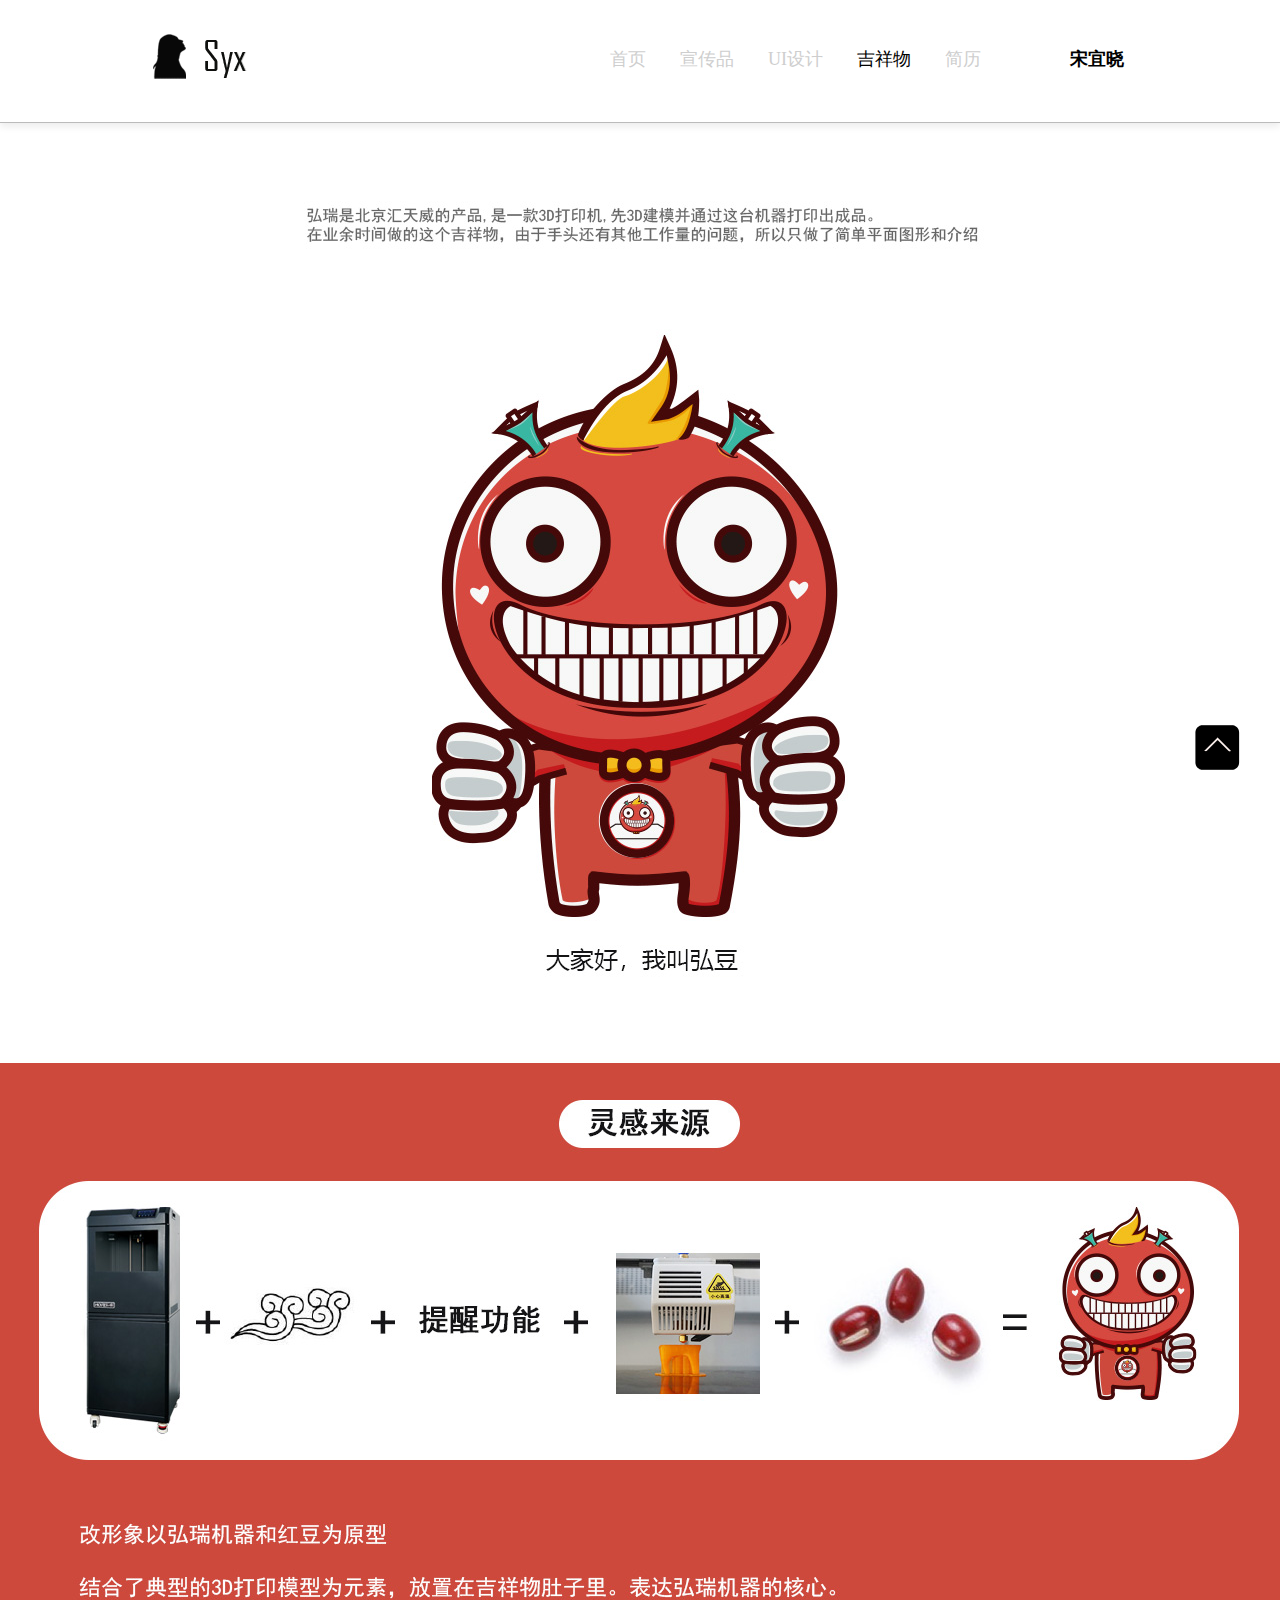
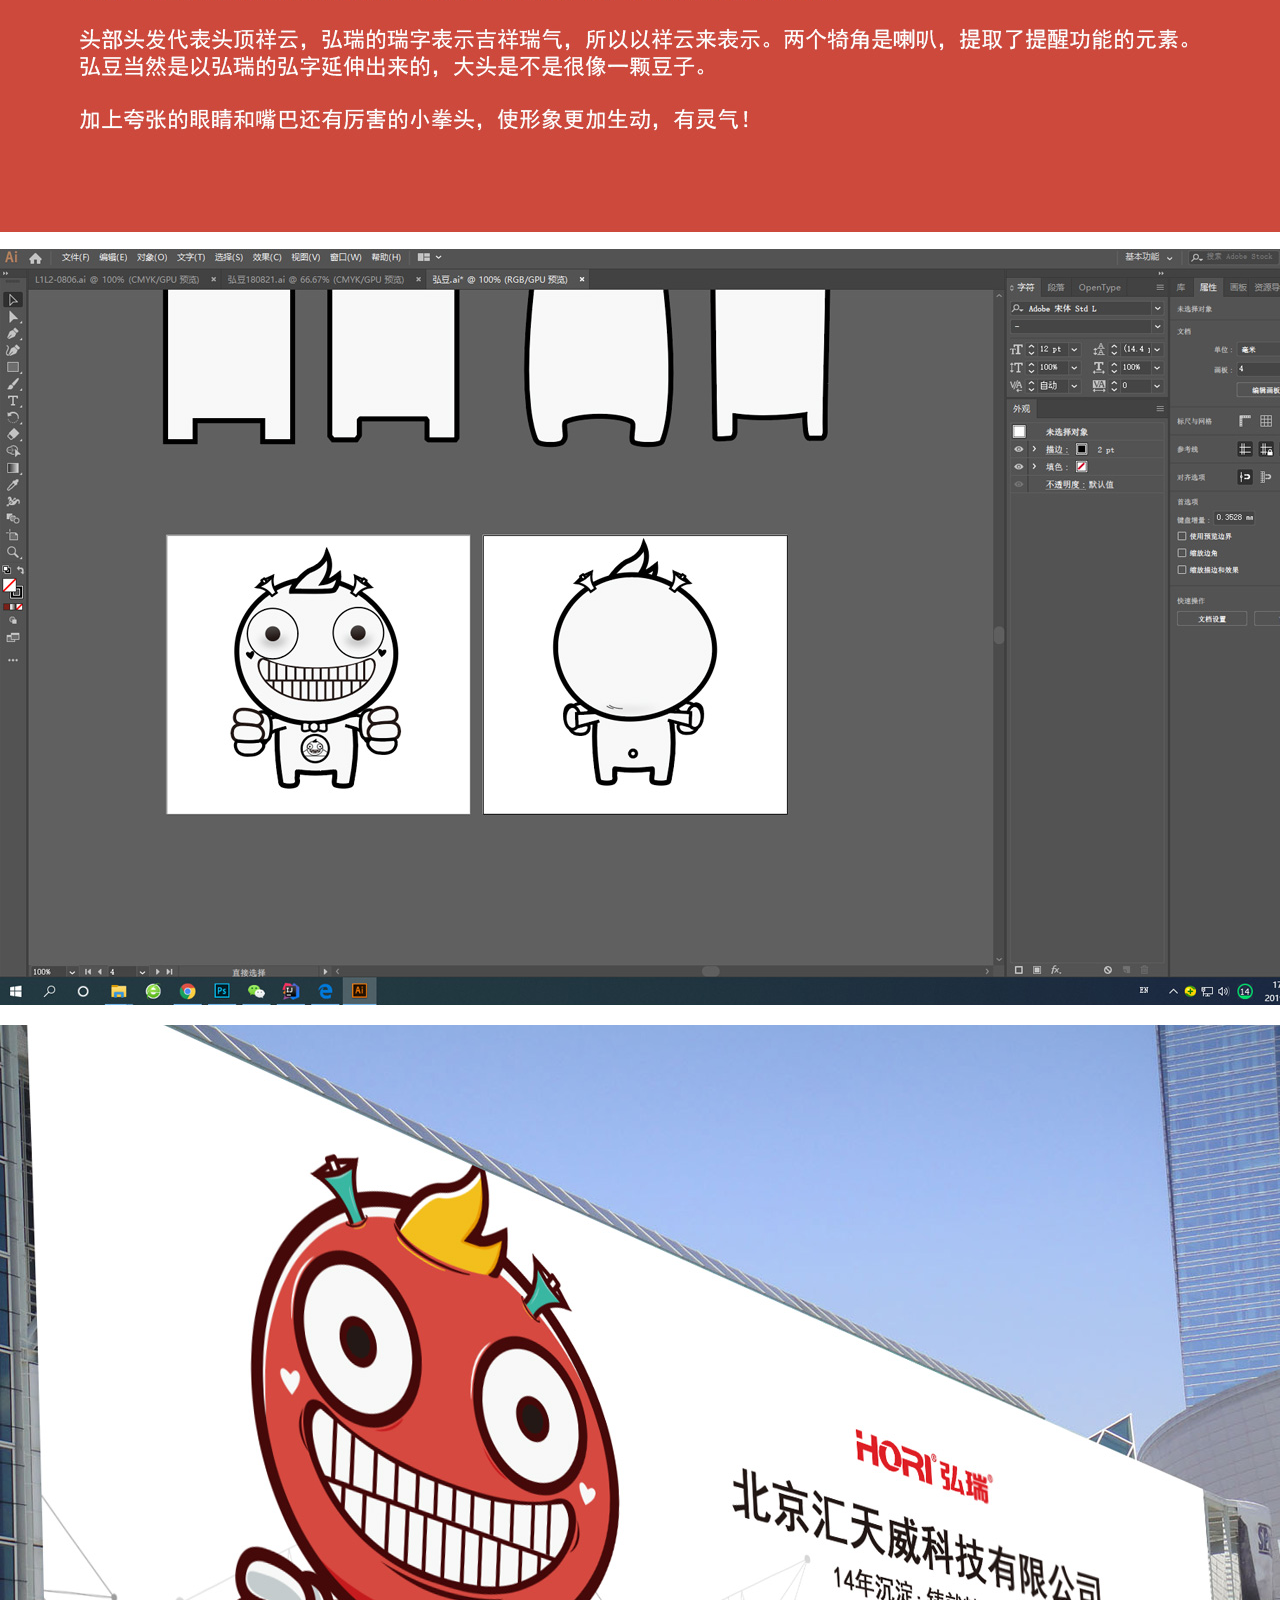
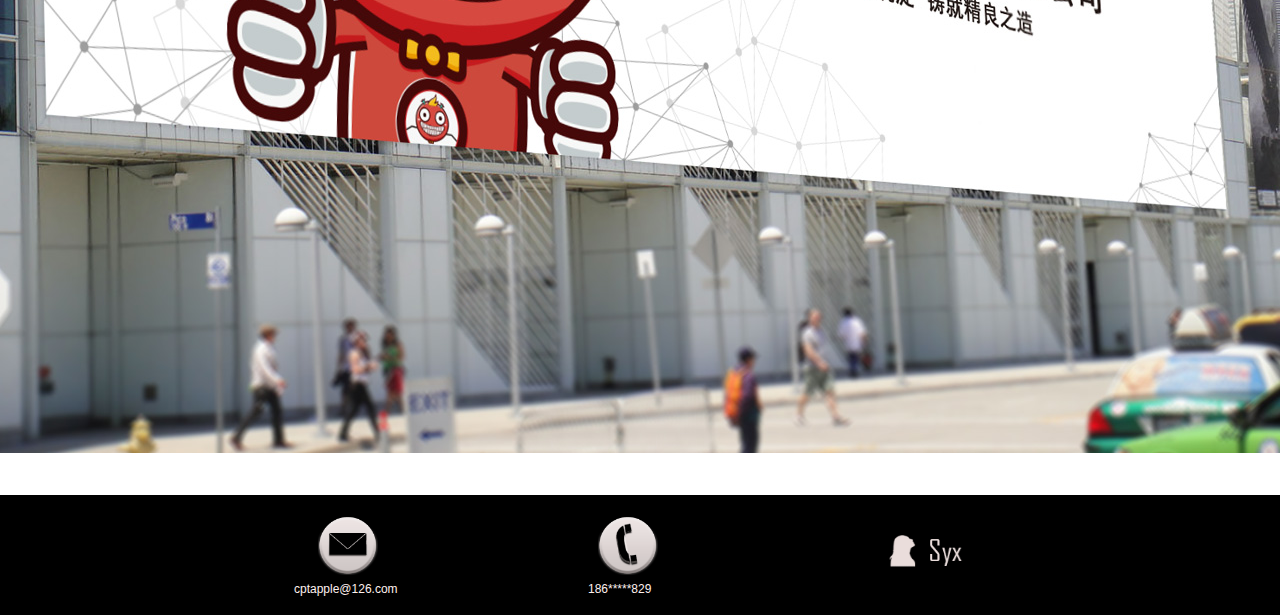
<file: works3.html>
<!DOCTYPE html>
<html lang="en">
<head>
    <meta charset="UTF-8">
    <title>业余设计</title>
    <link rel="stylesheet" href="css/topBottom.css" type="text/css">
    <link rel="stylesheet" href="css/w1banner.css" type="text/css">
</head>
<body>
<div id="box">
    <div class="scroll" id="scroll">
        <a href="#" class="backToTop">&nbsp;</a>
    </div>
    <div id="head">
        <div id="head_1">
            <a href="index.html" >
                <div class="logo"></div>
            </a>
            <div class="title">
                <a href="index.html"  style="color:#cecece;">首页</a>
                <a href="works1.html" style="color:#cecece;" >宣传品</a>
                <a href="works2.html" style="color:#cecece;">UI设计</a>
                <a href="works3.html">吉祥物</a>
                <a href="cv.html" target="_blank" style="font-family:黑体;color:#cecece;">简历</a>
            </div>
            <div class="name"><b>宋宜晓</b></div>
        </div>
    </div>
    <div id="content">
        <div id="content_1">
            <div class="page1_1" id="tab1_content">
                <img src="img/ad8.jpg"/>
            </div>
        </div>
    </div>
    <div id="kong"> </div>
    <div id="footer">
        <div id="footer_con">
            <div class="tb1">
                <img src="img/tb2.png" >
                <p>cptapple@126.com</p>
            </div>
            <div class="tb2">
                <img src="img/tb1.png">
                <p>186*****829</p>
            </div>
            <div class="tb3">
                <a href="index.html">
                    <img src="img/logo-.png" >
                </a>
            </div>
        </div>
    </div>
</div>
</body>
</html>
</file>
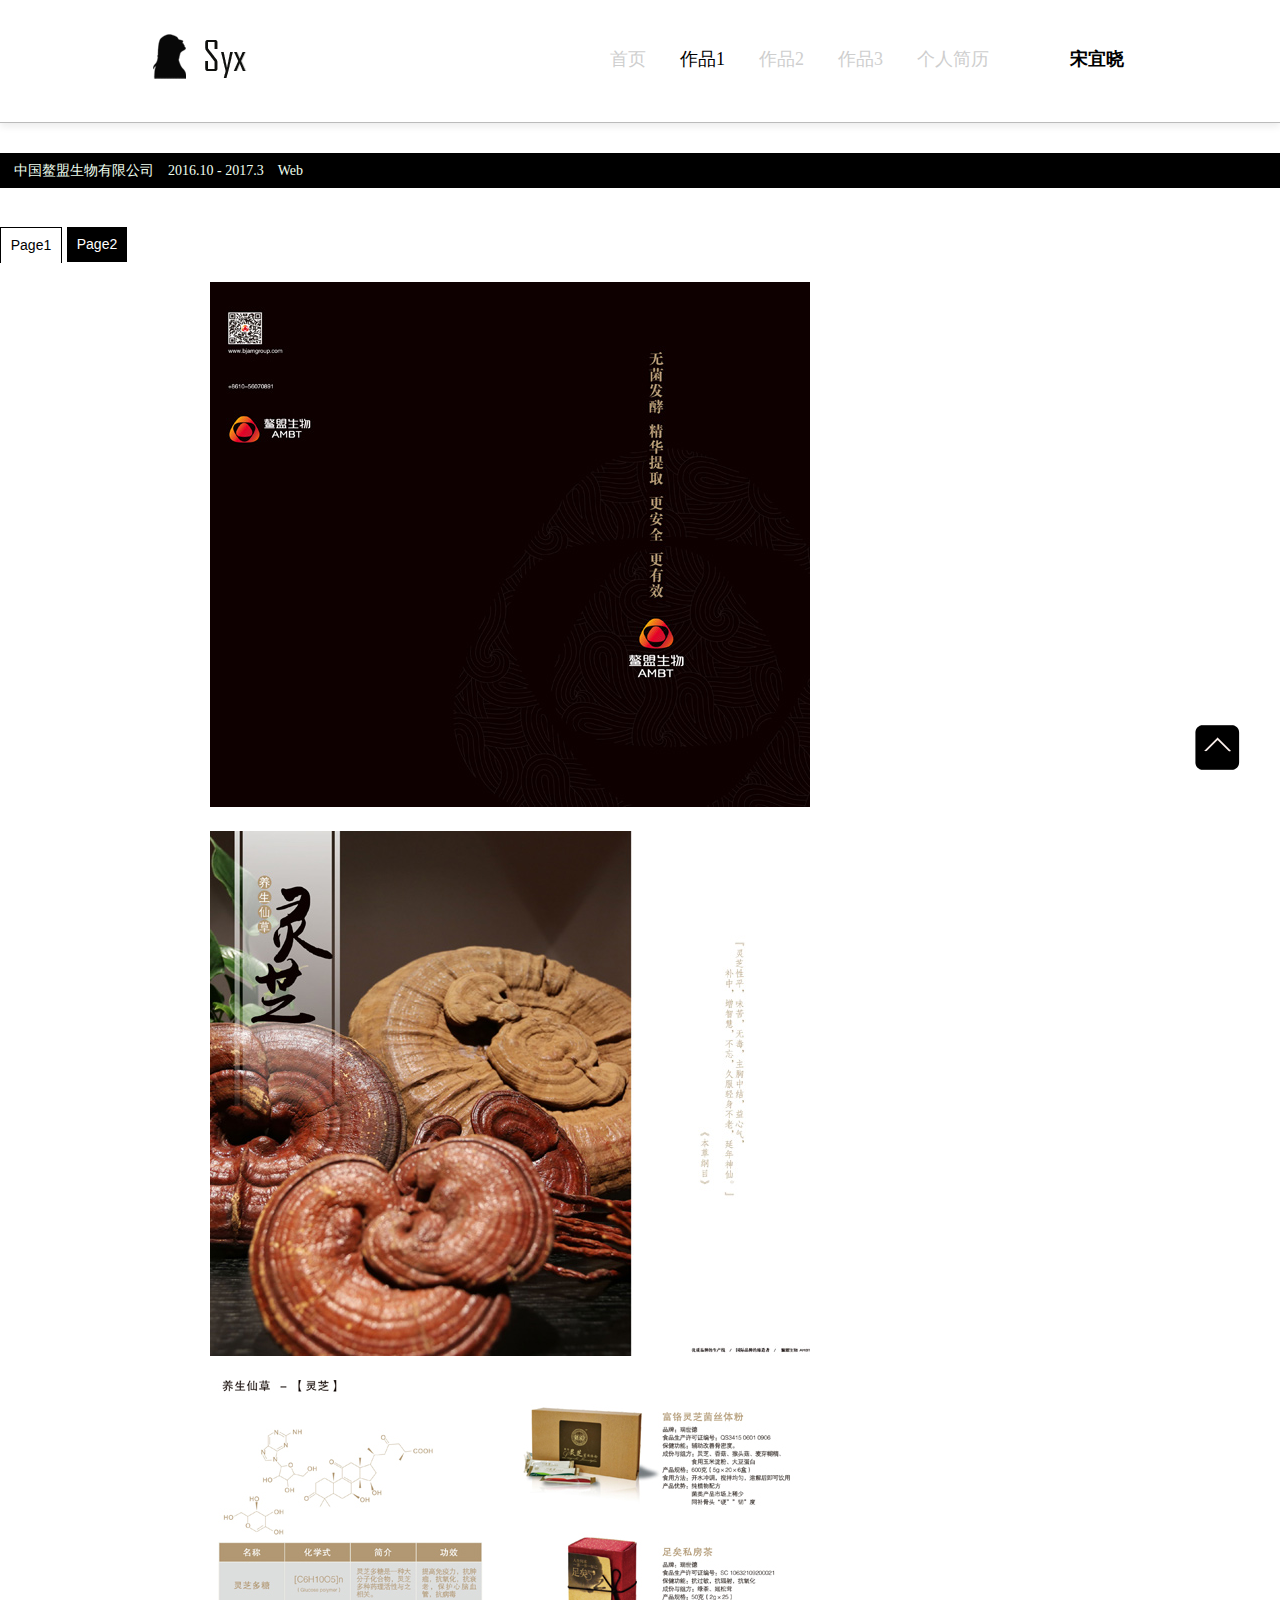
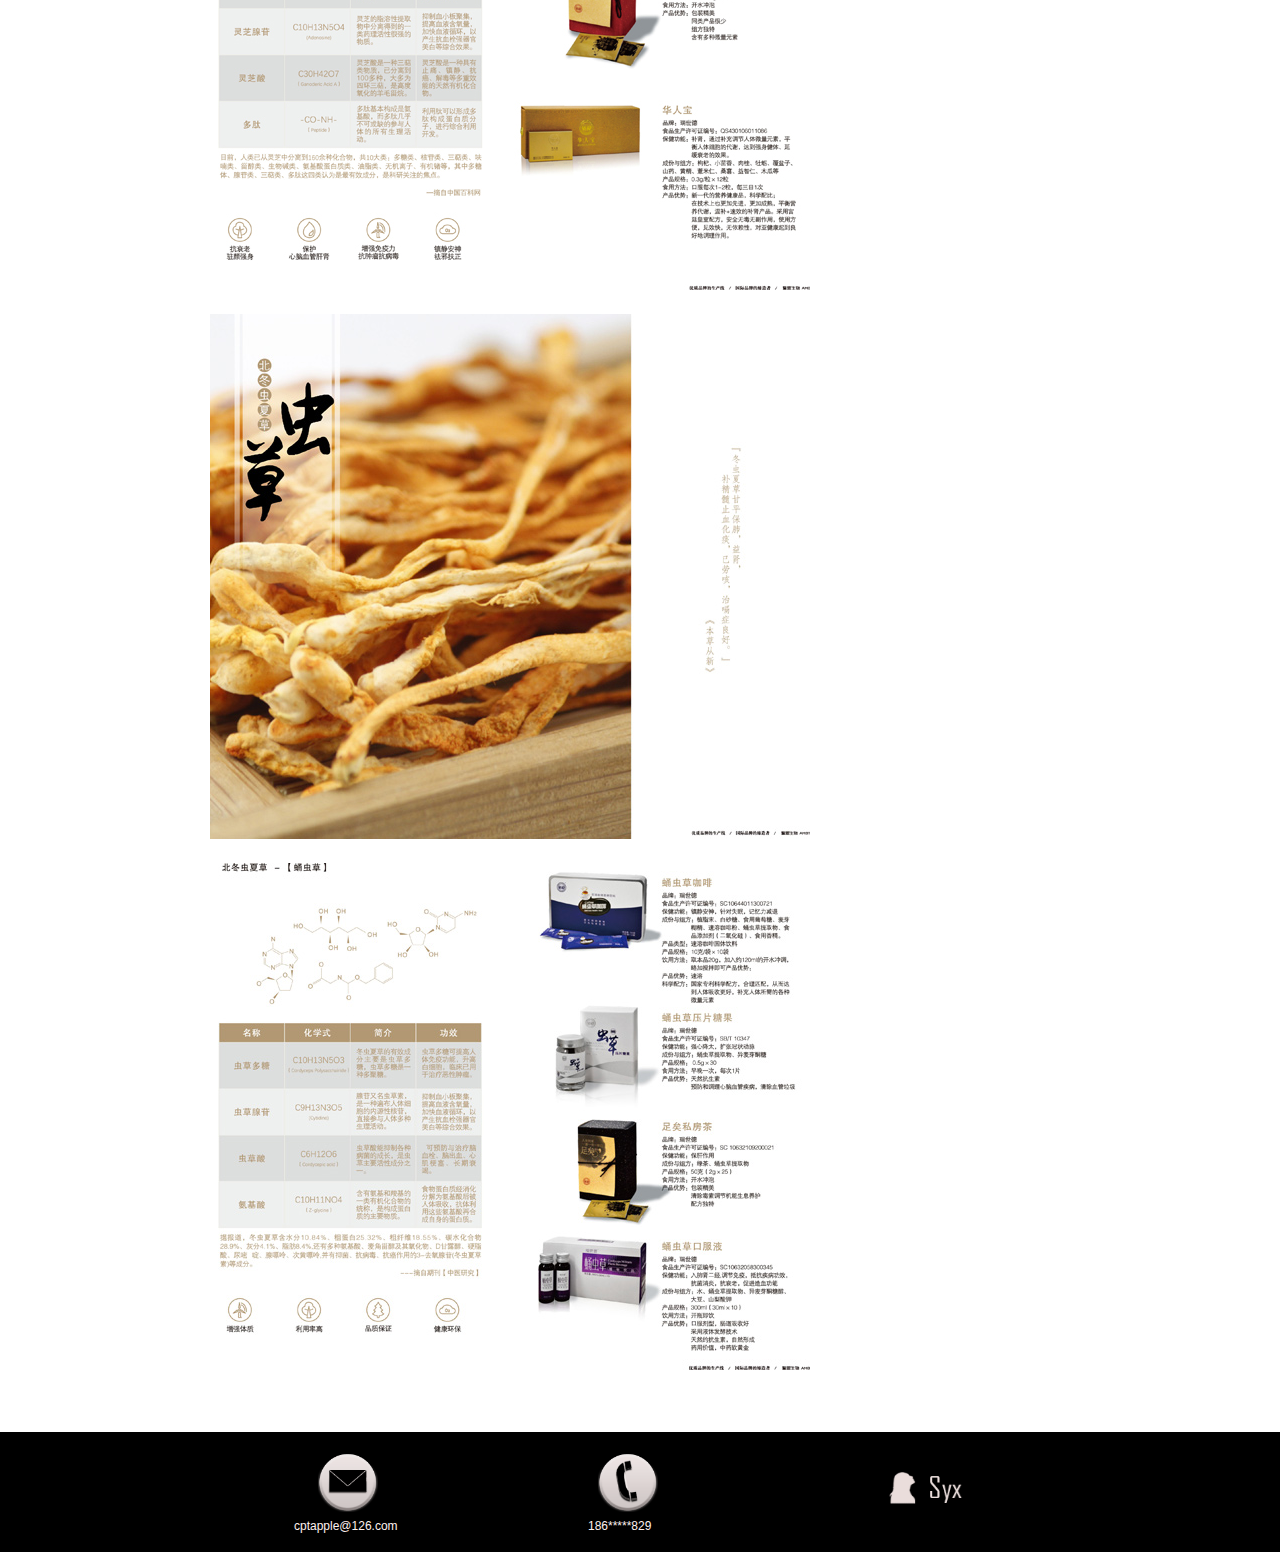
<file: works1/w1Vi2.html>
<!DOCTYPE html>
<html lang="en">
<head>
    <meta charset="UTF-8">
    <title>2016.10-2017.3Vi2</title>
    <link type="text/css" rel="stylesheet" href="../css/topBottom.css"></link>
    <link type="text/css" rel="stylesheet" href="../css/w1banner.css"></link>
</head>
<body>
<div id="box">
    <div class="scroll" id="scroll">
        <a href="#" class="backToTop">&nbsp;</a>
    </div>
    <div id="head">
        <div id="head_1">
            <a href="../index.html" >
                <div class="logo"></div>
            </a>
            <div class="title">
                <a href="../index.html"  style="color:#cecece;">首页</a>
                <a href="../works1.html" >作品1</a>
                <a href="../works2.html" target="_blank" style="color:#cecece;">作品2</a>
                <a href="../works3.html" target="_blank" style="color:#cecece;">作品3</a>
                <a href="../cv.html" target="_blank" style="font-family:黑体;color:#cecece;">个人简历</a>
            </div>
            <div class="name"><b>宋宜晓</b></div>
        </div>
    </div>
    <div id="content">
        <div id="content_a">
            <p class="up">&nbsp;&nbsp;&nbsp;&nbsp;中国鳌盟生物有限公司&nbsp;&nbsp;&nbsp;&nbsp;2016.10 - 2017.3&nbsp;&nbsp;&nbsp;&nbsp;Web</p>
        </div>
        <script type="text/javascript" src="../js/page.js"></script>
        <ul class="content_1top" >
            <li id="page1" onclick="myclick(1)" style="cursor:pointer;background:#fff;border:1px solid #000;border-bottom:#fff;color:#000;">Page1</li>
            <li id="page2" onclick="myclick(2)" style="cursor:pointer;">Page2</li>
        </ul>
        <div id="content_1">
            <div class="page1_1" id="tab1_content">
                <img src="../img/works1/c-1.jpg" style="margin:0 0 20px 210px;"/>
                <img src="../img/works1/c-2.jpg" style="margin:0 0 20px 210px; "/>
                <img src="../img/works1/c-3.jpg" style="margin:0 0 20px 210px;"/>
                <img src="../img/works1/c-4.jpg" style="margin:0 0 20px 210px; "/>
                <img src="../img/works1/c-5.jpg" style="margin:0 0 20px 210px; "/>
            </div>
            <div class="page1_1 hi" id="tab2_content">
                <img src="../img/works1/c-6.jpg" style="margin:0 0 20px 210px;  "/>
                <img src="../img/works1/c-7.jpg" style="margin:0 0 20px 210px; "/>
                <img src="../img/works1/c-8.jpg" style="margin:0 0 20px 210px; "/>
            </div>
        </div>
    </div>
    <div id="footer">
        <div id="footer_con">
            <div class="tb1">
                <img src="../img/tb2.png" >
                <p>cptapple@126.com</p>
            </div>
            <div class="tb2">
                <img src="../img/tb1.png">
                <p>186*****829</p>
            </div>
            <div class="tb3">
                <a href="../index.html">
                    <img src="../img/logo-.png" >
                </a>
            </div>
        </div>
    </div>
</div>

</body>
</html>
</file>
<file: css/works.css>
@charset "utf-8";
/* CSS Document */
		
	#content{
	margin:0 auto;
	}
		#banner{width:100%;height:400px;background:#000;margin-bottom:24px;}
			.banner_zi{width:1024px;height:400px;margin:0 auto;}
			
		#content_1{width:1024px;height:650px;position: relative;margin:0 auto;}
			.con_1{position:absolute;
				margin:5% 45%;
				width: 100px;
				height: 100px;
				border-radius: 50%;
				box-shadow: 0 0 0 4px white, inset 0 2px 0 rgba(0, 0, 0, 0.08), 0 3px 0 4px rgba(0, 0, 0, 0.05);}

			.con_2{
				padding-top:170px;
			}
			.con_2 h2{text-align:center;font-family:Candara;font-size:24px;}
			.con_2 .p1{text-align:center;font-family:inherit;font-size:14px;margin-top:20px;color:#999;}
			.con_2 .p2{width:280px;height:200px;display:block;margin:40px 0 0 410px;font-family:inherit;font-size:18px;line-height:30px;}
			.con_2 .p2 .gengduo{display:block;width:100px;height:40px;font-family:inherit;margin:25px 0 0 50px;text-align: center;
									line-height:40px;font-size:18px;color:#000;border:1px solid #ddd;
				border-radius: 10px;
				-webkit-box-shadow:3px 3px 5px #eee;
				-moz-box-shadow: 10px 10px 5px #eee;
			 					 }


	#kong{clear:both;}
</file>
<file: css/topBottom.css>
@charset "utf-8";
/* CSS Document */
 
*{margin:0;padding:0;}
html,body{min-width:1280px;width:100%;border:0;}
img{border:0;}
#box{
	margin:0 auto;
	width:100%;
}
a{text-decoration:none;cursor: pointer;}
.backToTop{width: 50px; height: 50px; display: block; background:url("../img/fhdb-.png") no-repeat;position: fixed; right:35px; margin-left: 490px; bottom: 125px; z-index:999;}
.backToTop:hover{ background:url("../img/fhdb.png") no-repeat;}
*html .backToTop {position: absolute; left: 50%; margin-left: 500px; z-index: 10000; bottom:auto;
	top:expression(eval(document.documentElement.scrollTop+document.documentElement.clientHeight-this.offsetHeight-125-(parseInt(this.currentStyle.marginTop,10)||0)-(parseInt(this.currentStyle.marginBottom,10)||0)));}


	#head{
		width:100%;height:95px;border-bottom:1px solid #bbb;padding-top:27px;margin-bottom:30px;
		-webkit-box-shadow:0px 4px 7px #eee;
		-moz-box-shadow:0px 4px 7px #eee;
	}
	#head_1{width:1024px;height:95px;margin:0 auto;}
		.logo{background:url(../img/logo.png) no-repeat;width:142px;margin-left:10px;height:80px;float:left;}
		.title{width:430px;height:80px;float:left;padding-top:20px;margin-left:300px;}
			.title a{font-size:18px;font-family:黑体;color:#000;margin-left:30px;font-color:#000;}
		.name{width:70px;height:80px;padding-top:20px;font-family:黑体;font-size:18px;float:left;margin-left:60px;}

#footer{
		width:100%;height:100px;background:#000;padding-top:20px;
	}
		#footer_con{width:1024px;margin:0 auto;}
		.tb1{width:280px;height:100px;margin-left:100px;float:left;}
		.tb1 img,.tb2 img{width:60px;height:60px;margin-left:90px;display:block;zoom:1;filter:alpha(opacity=95); -moz-opacity:0.95; opacity:0.95;}
		.tb1 p{color:#fef0ee;font-family:Arial;font-size:12px;padding:7px 0 0 66px;}
		.tb2{width:230px;height:100px;float:left;}
		.tb2 p{color:#fef0ee;font-family:Arial;font-size:12px;padding:7px 0 0 80px;}
		.tb3{float:left;width:100px;height:70px;margin:15px 0 0 140px;}
		.tb3 img{width:110px;height:50px;border:0;zoom:1;filter:alpha(opacity=92); -moz-opacity:0.92; opacity:0.92;}
</file>
<file: css/cv.css>
#content_cv{margin:0 auto;}
.con_1{ position: relative;height:380px;width:100%;background:url("../img/cv/bj.png") no-repeat;background-size:100% 380px;}
.con_11{
    position:absolute;
    margin:140px 46%;
    width: 100px;
    height: 100px;
    border-radius: 50%;
    box-shadow: 0 0 0 4px white, inset 0 2px 0 rgba(0, 0, 0, 0.08), 0 3px 0 4px rgba(0, 0, 0, 0.05);
}
.cd-container {
    /* this class is used to give a max-width to the element it is applied to, and center it horizontally when it reaches that max-width */
    width:1024px;
    max-width: 1024px;
    margin: 0 auto;
}
.cd-container::after {
    /* clearfix */
    content: '';
    display: table;
    clear: both;
}

/* --------------------------------

Main components

-------------------------------- */

#cd-timeline {
    position: relative;
    padding: 2em 0;
    margin-top: 2em;
    margin-bottom: 2em;
}
#cd-timeline::before {
    /* this is the vertical line */
    content: '';
    position: absolute;
    top: 0;
    left: 18px;
    height: 100%;
    width: 4px;
    background:#f2f2f2;
}
@media only screen and (min-width: 1170px) {
    #cd-timeline {
        margin-top: 3em;
        margin-bottom: 3em;
    }
    #cd-timeline::before {
        left: 50%;
        margin-left: -2px;
    }
}

.cd-timeline-block {
    position: relative;
    margin: 2em 0;
}
.cd-timeline-block:after {
    content: "";
    display: table;
    clear: both;
}
.cd-timeline-block:first-child {
    margin-top: 0;
}
.cd-timeline-block:last-child {
    margin-bottom: 0;
}
@media only screen and (min-width: 1170px) {
    .cd-timeline-block {
        margin: 4em 0;
    }
    .cd-timeline-block:first-child {
        margin-top: 0;
    }
    .cd-timeline-block:last-child {
        margin-bottom: 0;
    }
}

.cd-timeline-img {
    position: absolute;
    top: 0;
    left: 0;
    width: 40px;
    height: 40px;
    border-radius: 50%;
    box-shadow: 0 0 0 4px white, inset 0 2px 0 rgba(0, 0, 0, 0.08), 0 3px 0 4px rgba(0, 0, 0, 0.05);
}
.cd-timeline-img img {
    display: block;
    width: 24px;
    height: 24px;
    position: relative;
    left: 50%;
    top: 50%;
    margin-left: -12px;
    margin-top: -12px;
}
.cd-timeline-img.cd-picture {
    background: #75ce66;
}
.cd-timeline-img.cd-movie {
    background: #4697e0;
}
.cd-timeline-img.cd-location {
    background: #e0809a;
}
.cd-timeline-img.cd-school {
    background: #f0ca45;
}
@media only screen and (min-width: 1170px) {
    .cd-timeline-img {
        width: 60px;
        height: 60px;
        left: 50%;
        margin-left: -30px;
        /* Force Hardware Acceleration in WebKit */
        -webkit-transform: translateZ(0);
        -webkit-backface-visibility: hidden;
    }
    .cssanimations .cd-timeline-img.is-hidden {
        visibility: hidden;
    }
    .cssanimations .cd-timeline-img.bounce-in {
        visibility: visible;
        -webkit-animation: cd-bounce-1 0.6s;
        -moz-animation: cd-bounce-1 0.6s;
        animation: cd-bounce-1 0.6s;
    }
}

.cd-timeline-content {
    position: relative;background:#f2f2f2;
    border-radius: 0.25em;
    padding: 1em;
    box-shadow: 0 3px 0 #d7e4ed;
}
.cd-timeline-content:after {
    content: "";
    display: table;
    clear: both;
}


@media only screen and (min-width: 768px) {
    .cd-timeline-content h3 {
        font-size:16;color:#303e40;
    }
    .cd-timeline-content p {
        font-size: 13px;
        margin: 1em 0;
        line-height:2.2;
    }
    .cd-timeline-content .cd-date {
        font-size: 1rem;
        display: inline-block;
        margin-top:0.7em;
        position: absolute;
        width: 100%;
        left: 122%;
        top: 6px;
        font-family: 黑体;color:#ccc;
    }
}
@media only screen and (min-width: 1024px) {
    .cd-timeline-content {
        margin-left: 0;
        padding: 1.6em;
        width: 40%;
    }

    .cd-timeline-content .cd-read-more {
        float: left;
    }
    .cd-timeline-block:nth-child(even) .cd-timeline-content {
        float: right;
    }

    .cd-timeline-block:nth-child(even) .cd-timeline-content .cd-read-more {
        float: right;
    }
    .cd-timeline-block:nth-child(even) .cd-timeline-content .cd-date {
        left: auto;
        right: 122%;
        text-align: right;
    }

}
</file>
<file: css/w1banner.css>
#content {
    width: 1280px;
    margin: 0 auto;
}

#content_a {
    width:1280px;
    height: 50px;
    margin-bottom: 24px;
}

.up {
    width:1280px;
    height: 35px;
    font-family: 华文细黑;
    font-size: 14px;
    color: #efffef;
    line-height: 35px;
    background: #000;
}
#content_1 {
     width:1280px;margin-bottom:38px;}

.content_1top{width:1280px;height:35px;margin:20px 0;}
    #page1,#page2,#page3{color:#fff;font-family:Arial;font-size:14px;display:block;float:left;width:60px;height:35px;line-height:35px;text-align:center;margin-right:5px;
                    background:#000;
    }
.hi{display:none;}

#kong{clear:both;}
</file>
